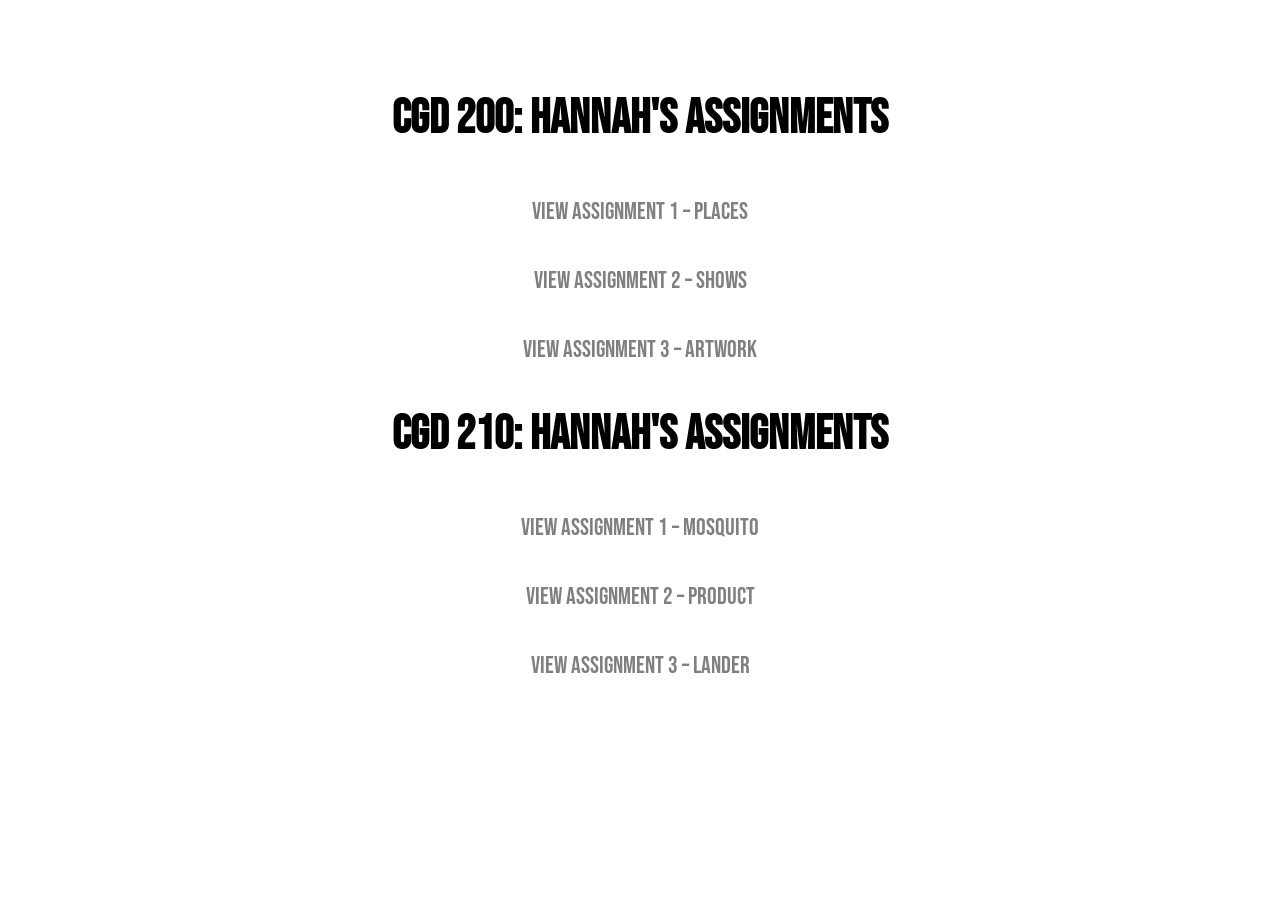
<file: index.html>
<!DOCTYPE html>
<html lang="en">
<head>
    <meta charset="UTF-8" />
    <meta name="viewport" content="width=device-width, initial-scale=1.0" />
    <title>Hannah's Assignments</title>
    <link href="https://fonts.googleapis.com/css2?family=Bebas+Neue&display=swap" rel="stylesheet" />
    <style>
        body {
            font-family: 'Bebas Neue', sans-serif;
            background-color: #ffffff; /* White */
            color: #000000; /* Black */
            text-align: center;
            padding: 50px;
        }

        h1 {
            font-size: 3rem;
            margin-bottom: 40px;
        }

        .assignment-link {
            display: block;
            margin: 20px auto;
            font-size: 1.5rem;
            text-decoration: none;
            color: #808080; /* Gray link color */
            padding: 10px 20px;
            border-radius: 8px;
            width: fit-content;
            transition: all 0.3s ease;
        }

        .assignment-link:hover {
            background-color: #808080;
            color: white;
        }
    </style>
</head>
<body>
    <h1>CGD 200: Hannah's Assignments</h1>
    <a class="assignment-link" href="assignment1/index.html">View Assignment 1 – Places</a>
    <a class="assignment-link" href="Assignment2/index.html">View Assignment 2 – Shows</a>
    <a class="assignment-link" href="Assignment3/index.html">View Assignment 3 – Artwork</a>

    <h1>CGD 210: Hannah's Assignments</h1>
    <a class="assignment-link" href="Assignment1 - mosquito/index.html">View Assignment 1 – Mosquito</a>
    <a class="assignment-link" href="Assignment2 - product/index.html">View Assignment 2 – Product</a>
    <a class="assignment-link" href="Assignment3 - Lander/index.html">View Assignment 3 – Lander</a>
</body>
</html>
</file>
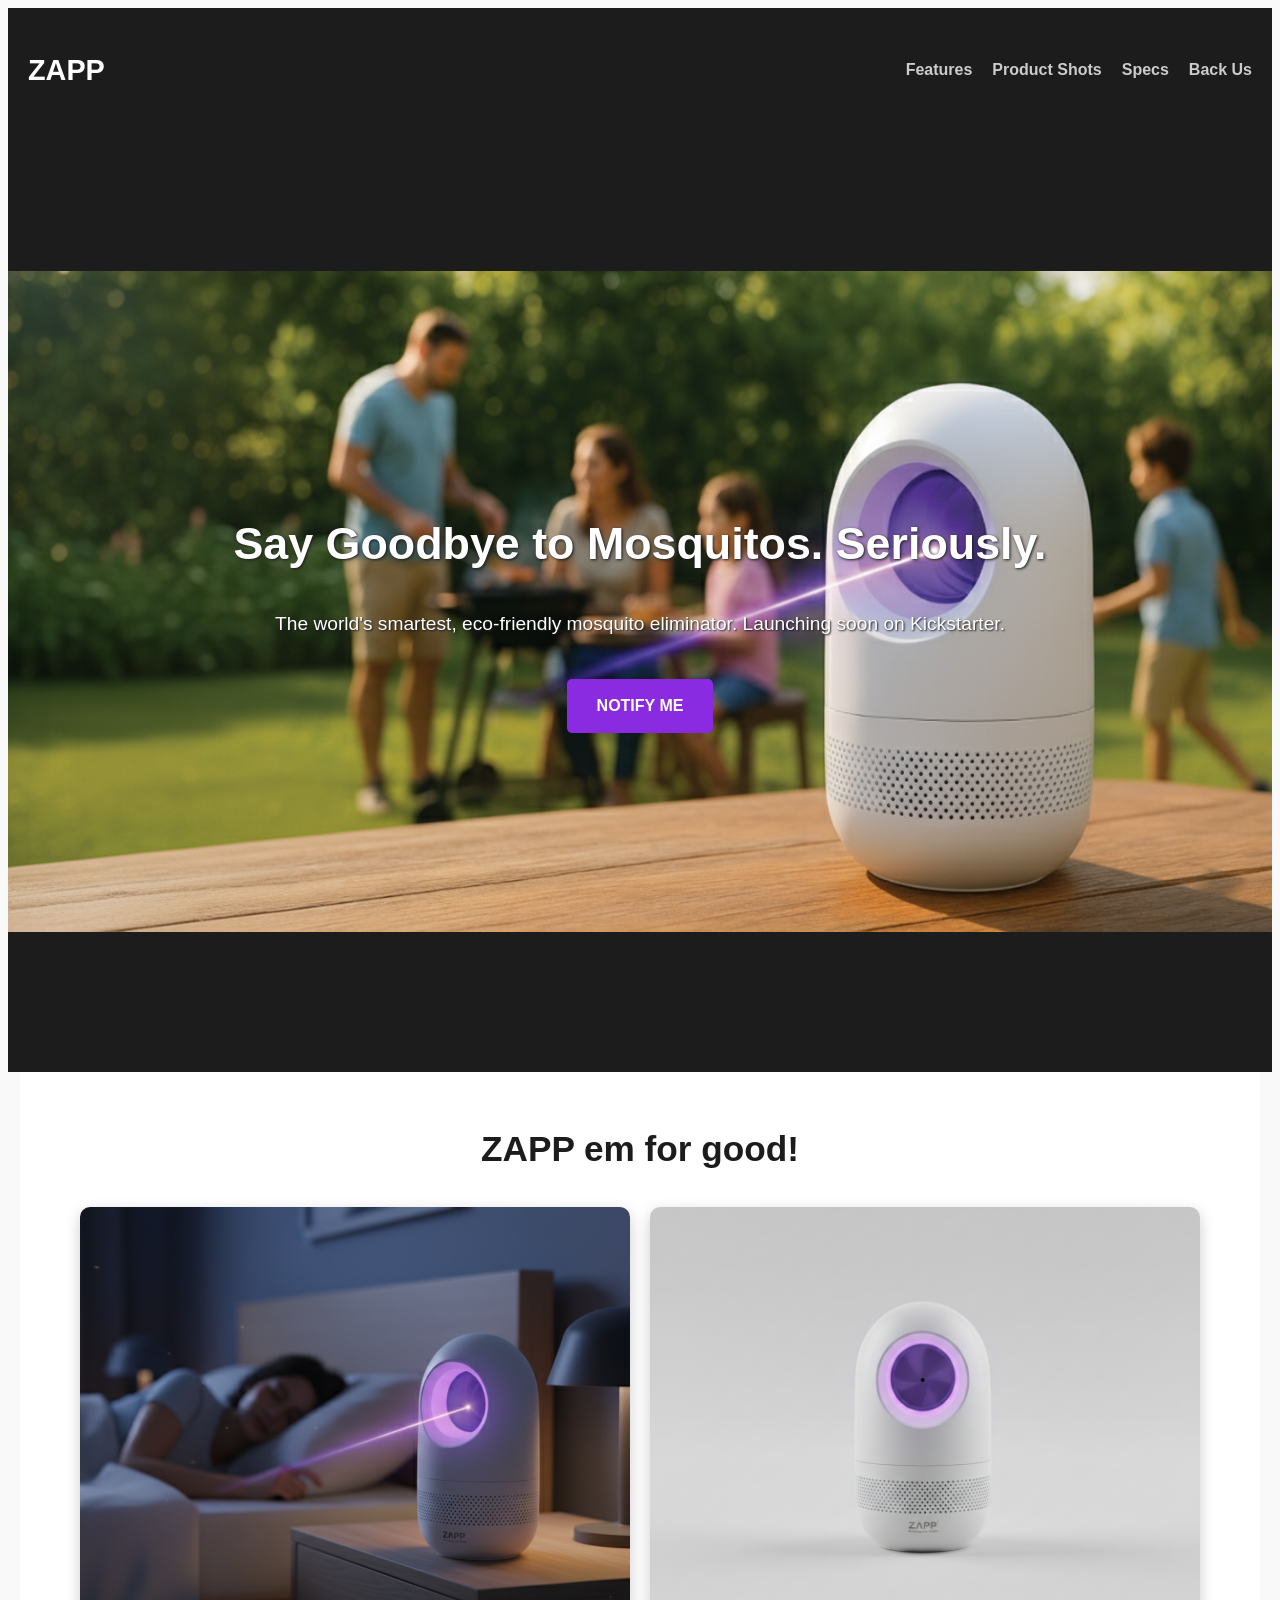
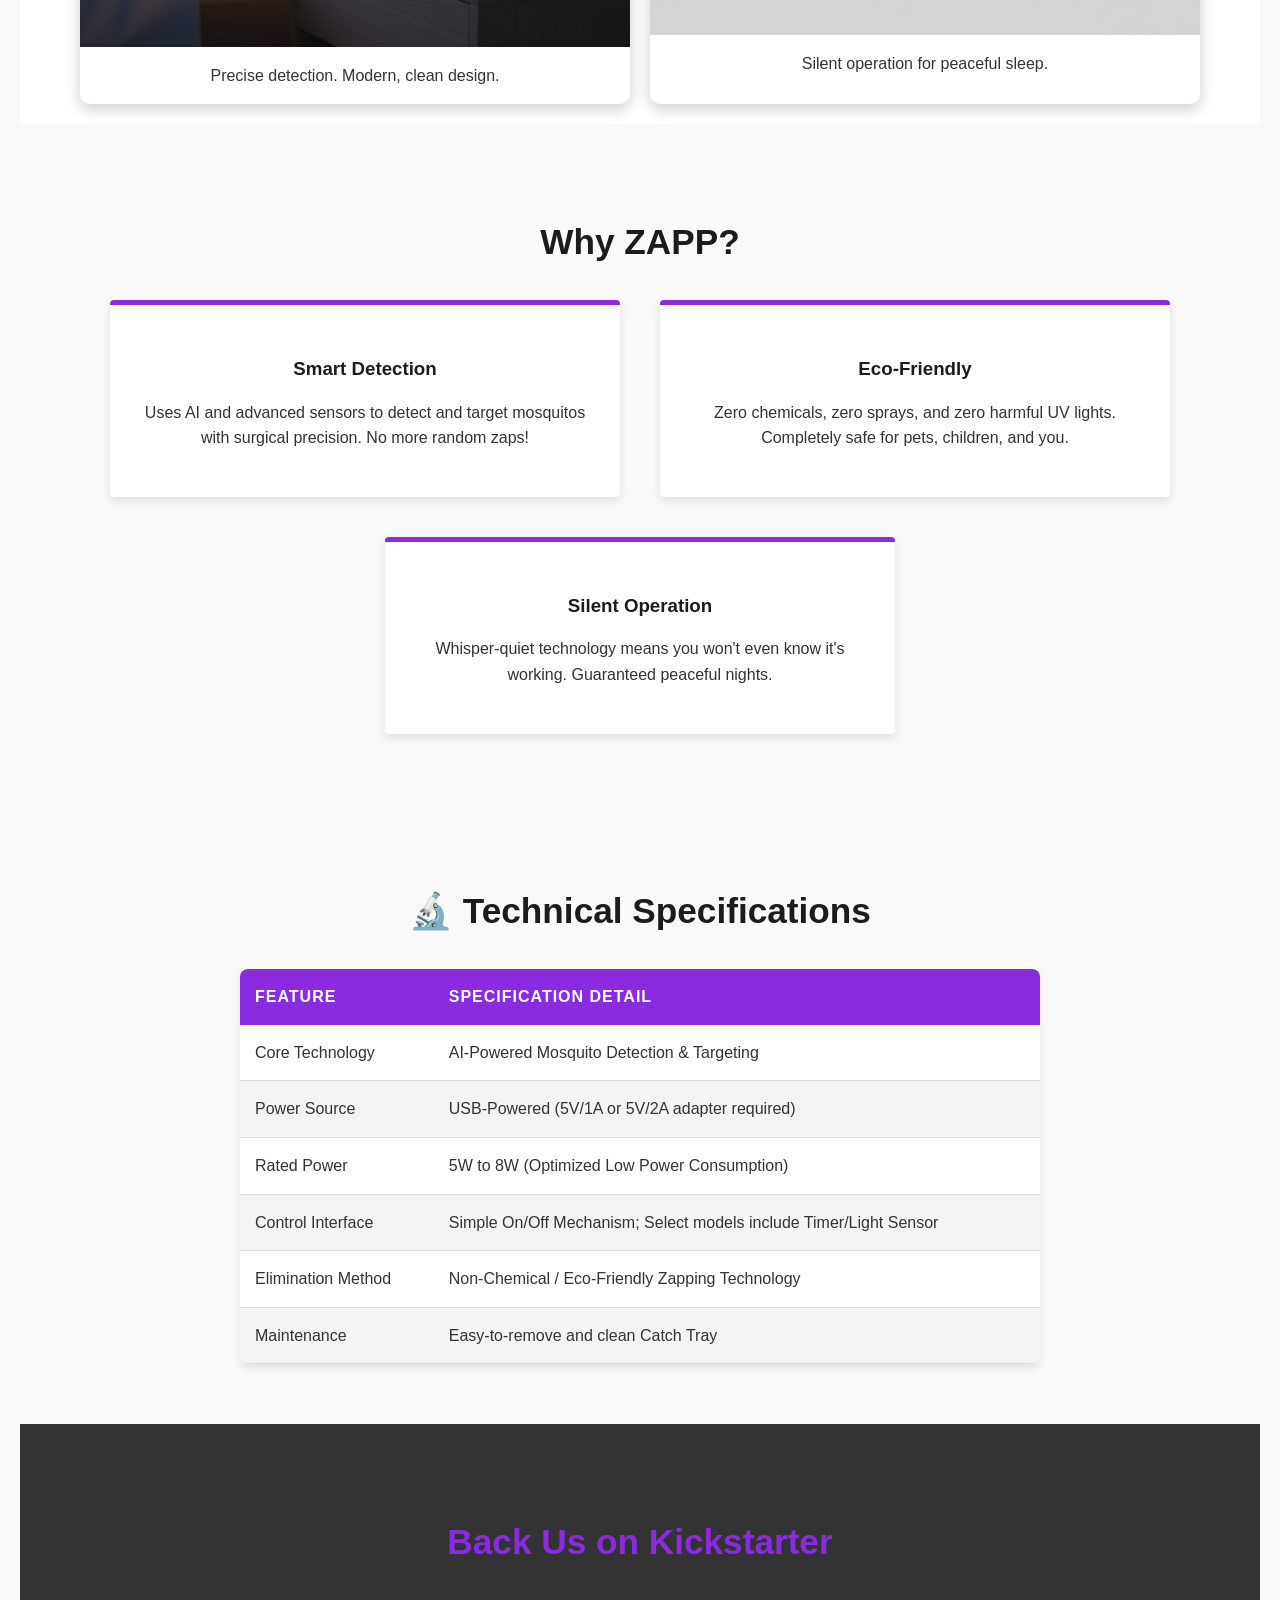
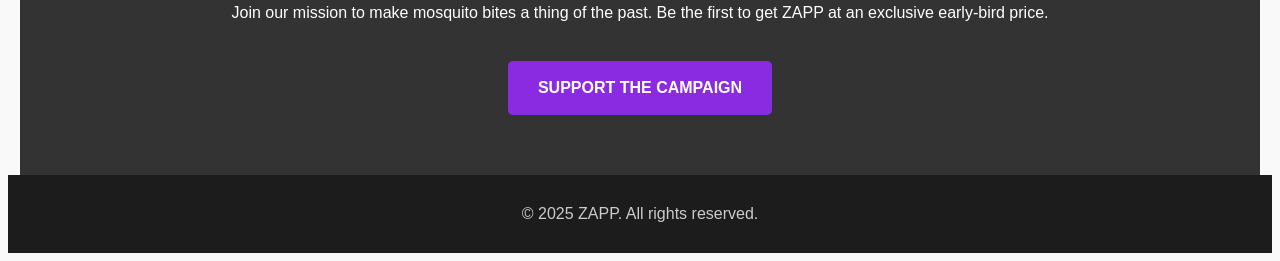
<file: Assignment1 - mosquito/index.html>
<!DOCTYPE html>
<html lang="en">
<head>
    <meta charset="UTF-8" />
    <meta name="viewport" content="width=device-width, initial-scale=1.0" />
    <title>ZAPP - AI Mosquito Killer</title>
    <link rel="stylesheet" href="css/styles.css" />
</head>

<body>
    <header>
        <nav>
            <h1 class="logo-color">ZAPP</h1>
            <ul>
                <li><a href="#features">Features</a></li>
                <li><a href="#showcase">Product Shots</a></li>
                <li><a href="#how-it-works">Specs</a></li>
                <li><a href="#back-us">Back Us</a></li>
            </ul>
        </nav>

        <div class="hero">
            <h2>Say Goodbye to Mosquitos. Seriously.</h2>
            <p>The world's smartest, eco-friendly mosquito eliminator. Launching soon on Kickstarter.</p>
            <a href="#back-us" class="cta-button">Notify Me</a>
        </div>
    </header>

    <section id="showcase">
        <h2>ZAPP em for good!</h2>
        <div class="product-images-grid">
            <div class="product-image-container">
                <img src="Images/Mosq1.png" class="product-image">
                <p class="image-text">Precise detection. Modern, clean design.</p>
            </div>

            <div class="product-image-container">
                <img src="Images/Mosq2.png" class="product-image">
                <p class="image-text">Silent operation for peaceful sleep.</p>
            </div>
        </div>
    </section>

    <section id="features">
        <h2>Why ZAPP?</h2>
        <div class="features-grid">
            <div class="feature">
                <h3>Smart Detection</h3>
                <p>Uses AI and advanced sensors to detect and target mosquitos with surgical precision. No more random zaps!</p>
            </div>
            <div class="feature">
                <h3>Eco-Friendly</h3>
                <p>Zero chemicals, zero sprays, and zero harmful UV lights. Completely safe for pets, children, and you.</p>
            </div>
            <div class="feature">
                <h3>Silent Operation</h3>
                <p>Whisper-quiet technology means you won't even know it's working. Guaranteed peaceful nights.</p>
            </div>
        </div>
    </section>

    <section id="how-it-works">
        <h2>🔬 Technical Specifications</h2>
        <div class="specs-container">
            <table>
                <thead>
                    <tr>
                        <th>Feature</th>
                        <th>Specification Detail</th>
                    </tr>
                </thead>
                <tbody>
                    <tr>
                        <td>Core Technology</td>
                        <td>AI-Powered Mosquito Detection & Targeting</td>
                    </tr>
                    <tr>
                        <td>Power Source</td>
                        <td>USB-Powered (5V/1A or 5V/2A adapter required)</td>
                    </tr>
                    <tr>
                        <td>Rated Power</td>
                        <td>5W to 8W (Optimized Low Power Consumption)</td>
                    </tr>
                    <tr>
                        <td>Control Interface</td>
                        <td>Simple On/Off Mechanism; Select models include Timer/Light Sensor</td>
                    </tr>
                    <tr>
                        <td>Elimination Method</td>
                        <td>Non-Chemical / Eco-Friendly Zapping Technology</td>
                    </tr>
                    <tr>
                        <td>Maintenance</td>
                        <td>Easy-to-remove and clean Catch Tray</td>
                    </tr>
                </tbody>
            </table>
        </div>
    </section>

    <section id="back-us" class="dark-section">
        <h2>Back Us on Kickstarter</h2>
        <p>Join our mission to make mosquito bites a thing of the past. Be the first to get ZAPP at an exclusive
            early-bird price.</p>
        <a href="#" class="cta-button">Support the Campaign</a>
    </section>

    <footer>
        <p>&copy; 2025 ZAPP. All rights reserved.</p>
    </footer>
</body>
</html>
</file>
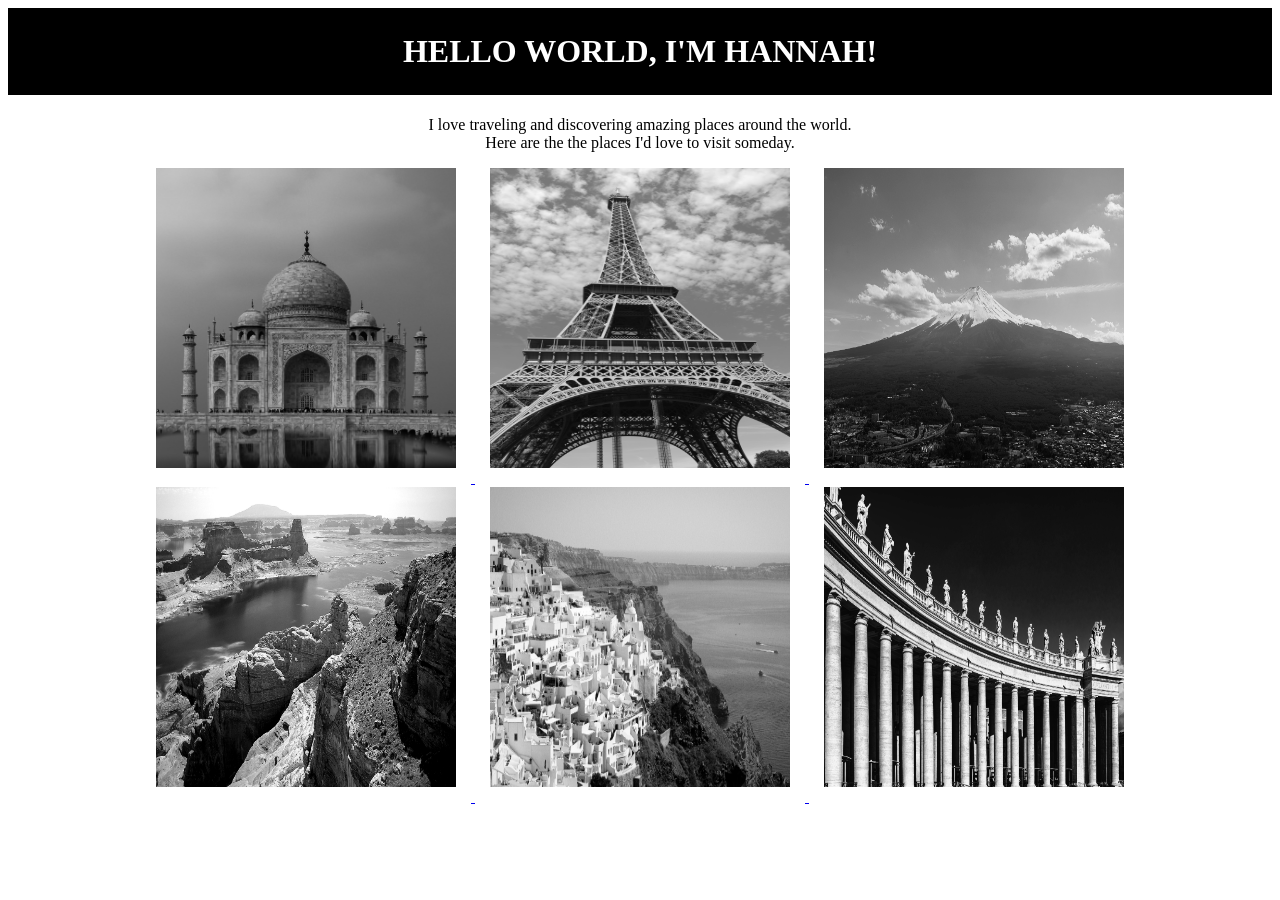
<file: assignment1/index.html>
<html>
<body>

  <center>
    <h1 style="background-color: black; color: white; padding: 25px; font-family: Bebas Neue;">HELLO WORLD, I'M HANNAH!</h1>

    <p style="font-family: Bebas Neue; font-size: 20px;">
      <div>I love traveling and discovering amazing places around the world.</div>
      <div>Here are the the places I'd love to visit someday.</div>
    </p>
<div>
    <a href="https://en.wikipedia.org/wiki/Taj_Mahal">
      <img src="taj_mahal.jpg" alt="Taj Mahal" width="300" height="300" style="margin: 0 15px 15px 15px;" >
    </a>

    <a href="https://en.wikipedia.org/wiki/Eiffel_Tower">
      <img src="eiffel_tower.jpg" alt="Eiffel Tower" width="300" height="300" style="margin: 0 15px 15px 15px;" >
    </a>

    <a href="https://en.wikipedia.org/wiki/Mount_Fuji">
      <img src="mount_fuji.jpg" alt="Mount Fuji" width="300" height="300" style="margin: 0 15px 15px 15px;" >
    </a>
</div>
    <a href="https://en.wikipedia.org/wiki/Grand_Canyon">
      <img src="grand_canyon.jpg" alt="Grand Canyon" width="300" height="300" style="margin: 0 15px 15px 15px;" >
    </a>

    <a href="https://en.wikipedia.org/wiki/Santorini">
      <img src="santorini.jpg" alt="Santorini" width="300" height="300" style="margin: 0 15px 15px 15px;" >
    </a>

    <a href="https://en.wikipedia.org/wiki/Rome">
      <img src="rome.jpg" alt="Rome" width="300" height="300" style="margin: 0 15px 15px 15px;" >
    </a>
  </center>

</body>
</html>
</file>
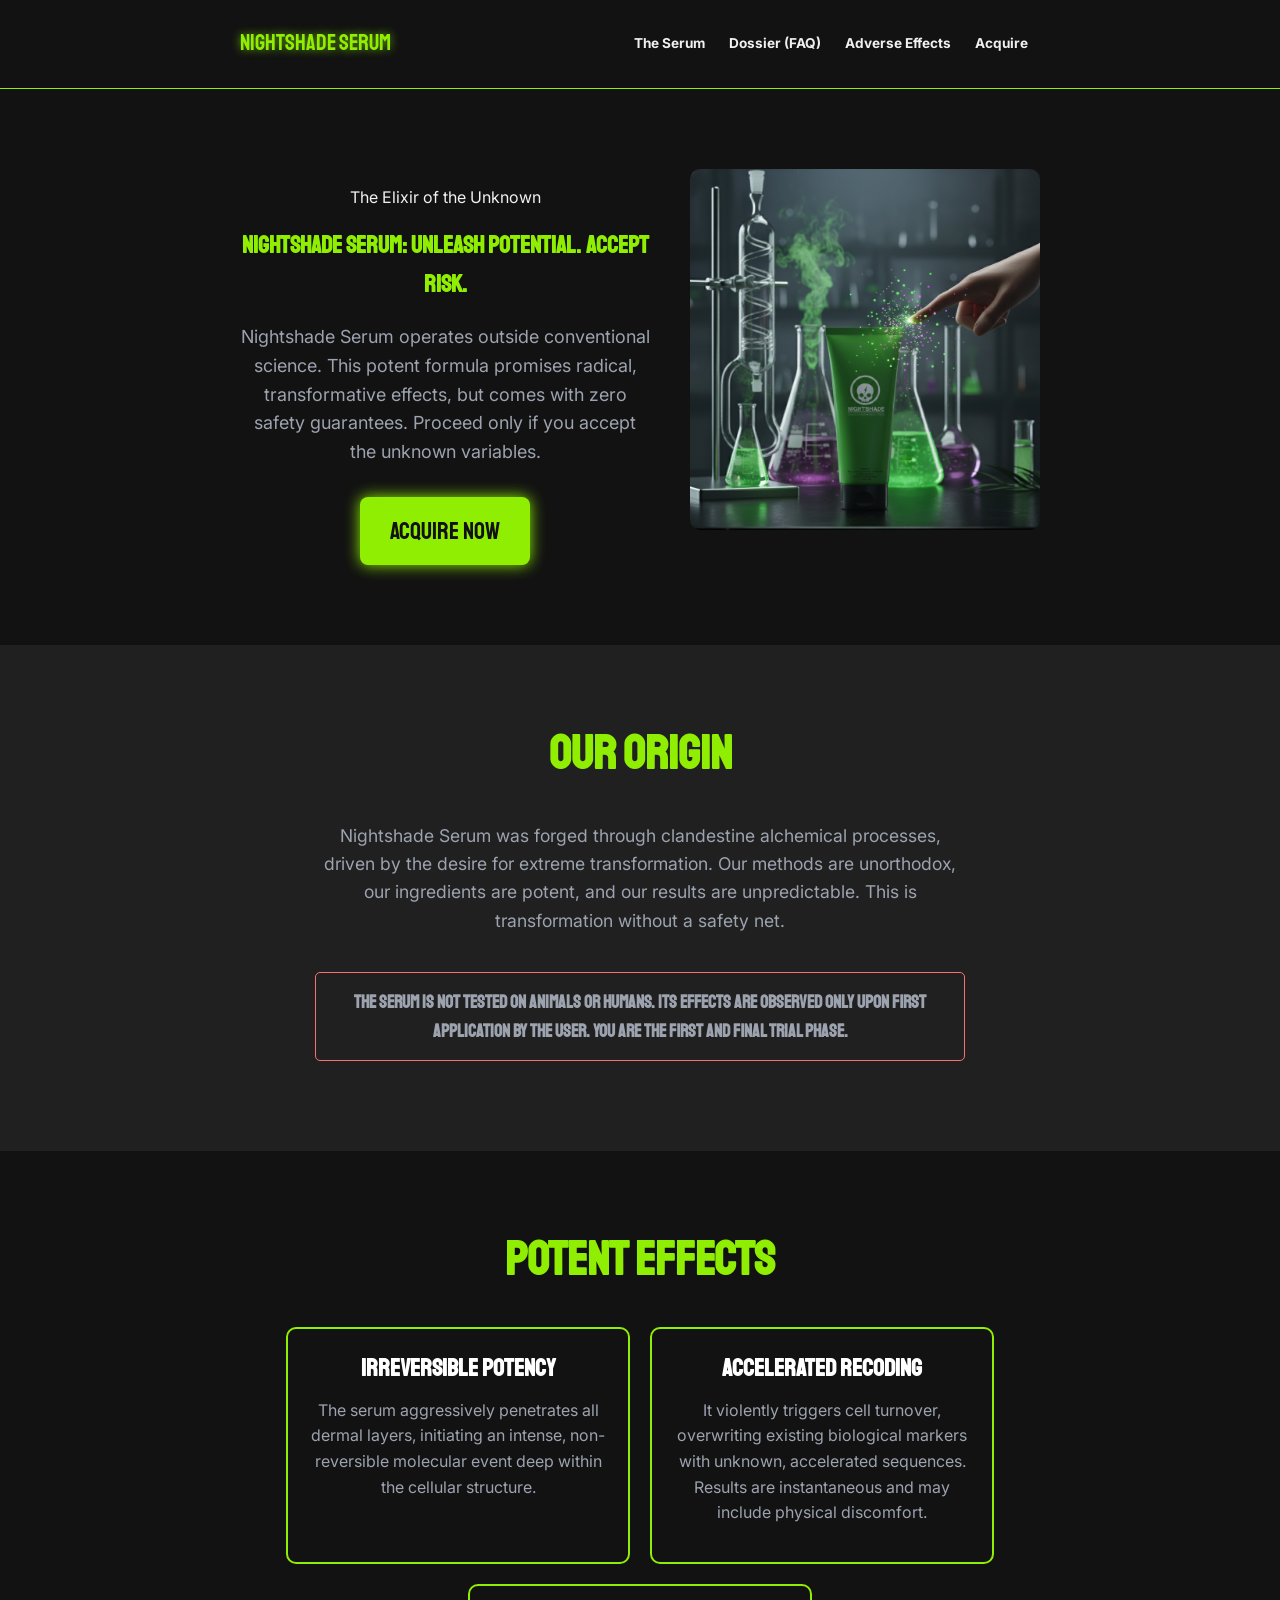
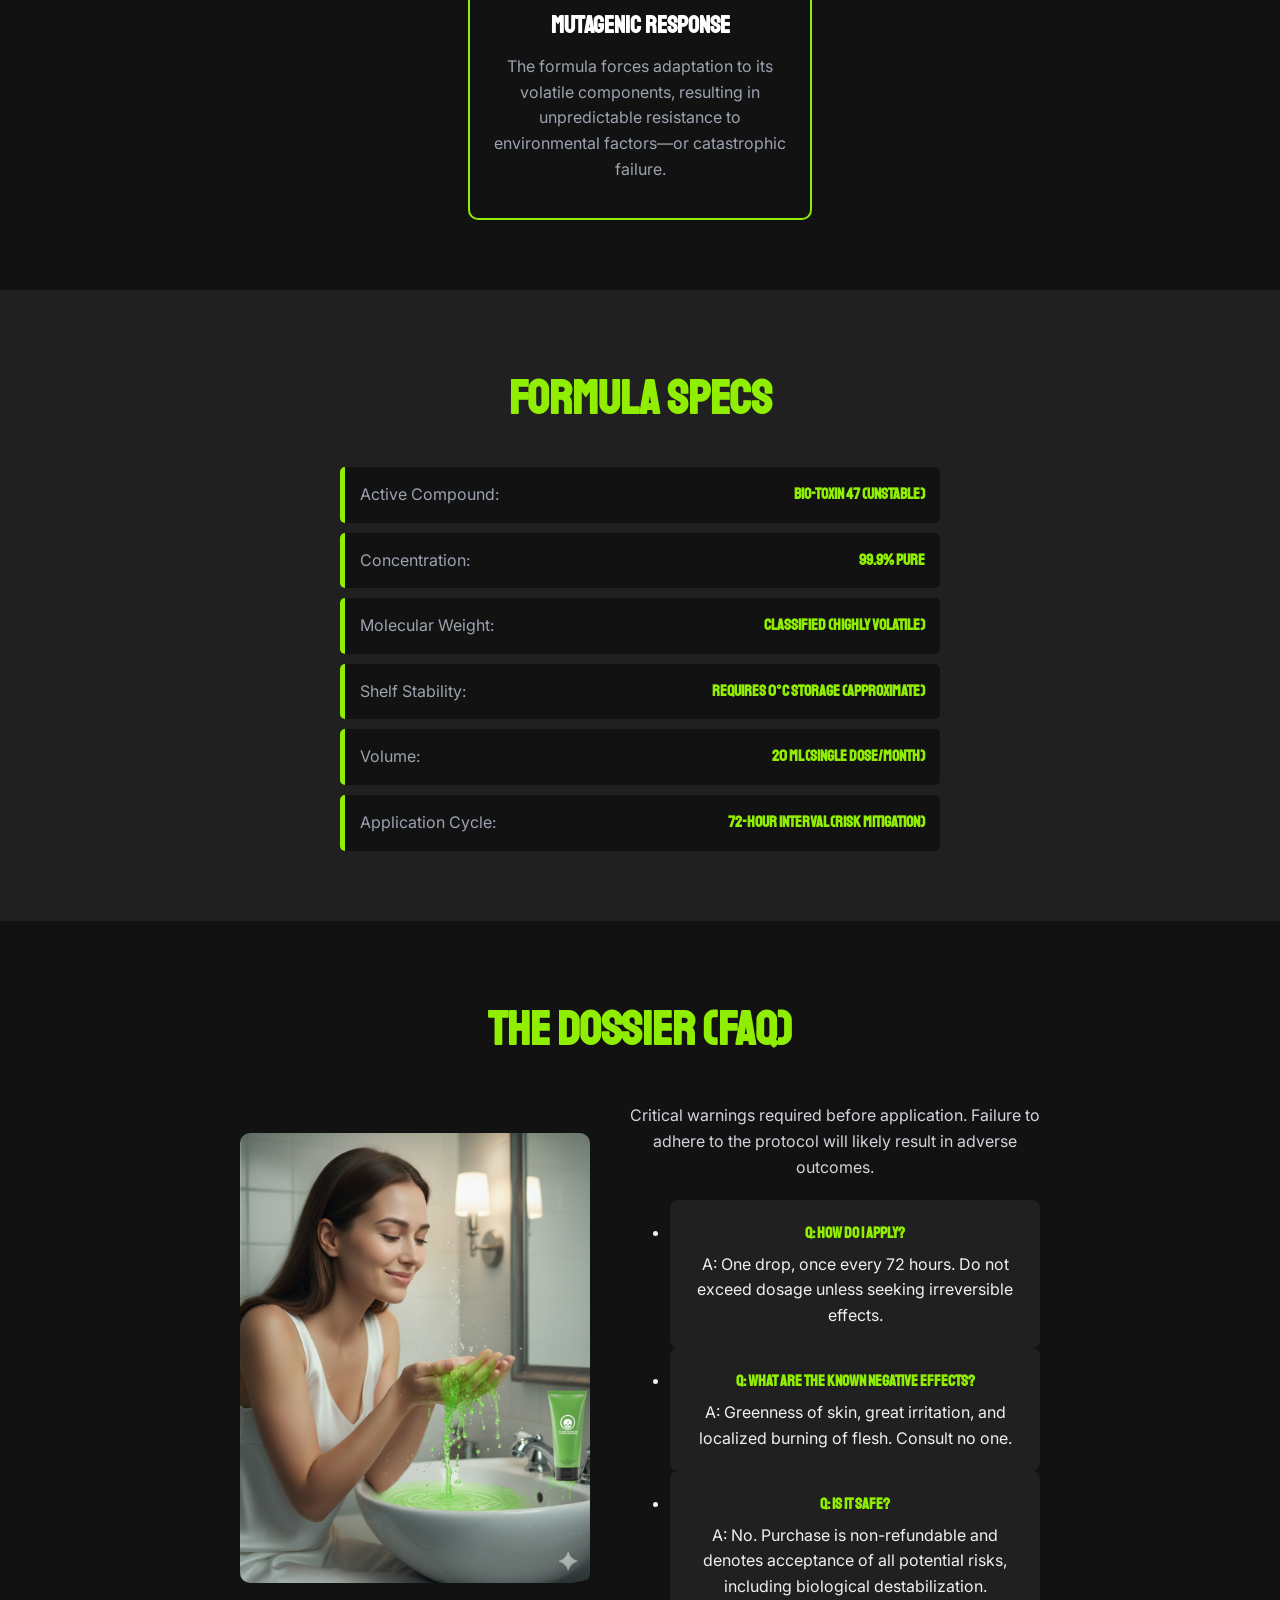
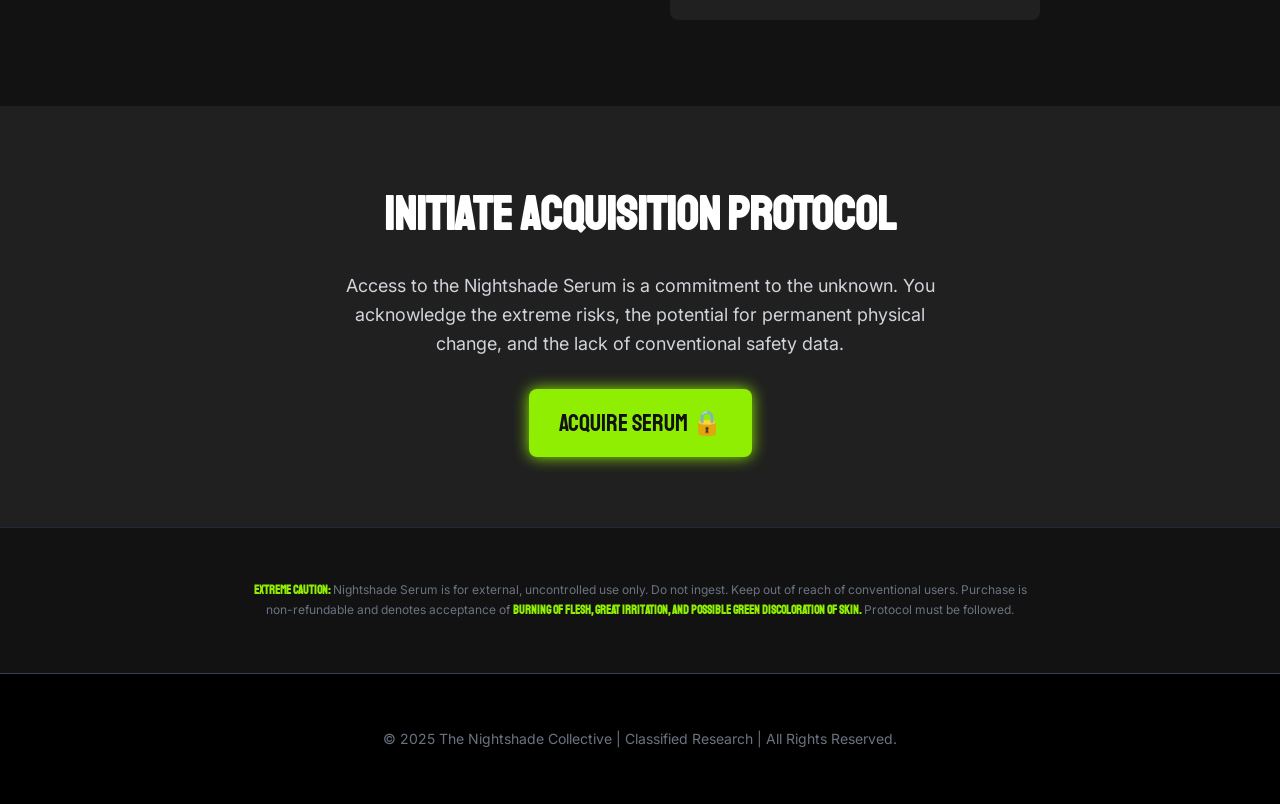
<file: Assignment2 - product/index.html>
<!DOCTYPE html>
<html lang="en">
<head>
    <meta charset="UTF-8">
    <meta name="viewport" content="width=device-width, initial-scale=1.0">
    <title>Nightshade Serum: Unleash Potential. Accept Risk.</title>
    
    <link href="https://fonts.googleapis.com/css2?family=Staatliches&family=Inter:wght@400;700&display=swap" rel="stylesheet">
    
    <style>
        :root {
            --neon: #90EE02;
            --dark-bg: #121212;
            --medium-dark: #202020;
            --light-text: #F0F0F0;
            --gray-text: #9ca3af;
            --red-warning: #f87171;
            --font-title: 'Staatliches', cursive;
            --font-body: 'Inter', sans-serif;
        }

        body {
            background-color: var(--dark-bg);
            color: var(--light-text);
            font-family: var(--font-body);
            margin: 0;
            padding: 0;
            text-align: center;
            line-height: 1.6;
        }

        h1, h2, h3 {
            font-family: var(--font-title);
            text-transform: uppercase;
            color: var(--neon);
            margin-top: 0;
        }
        
        .origin-section h2, .features-section h2, .specs-section h2, .faq-section h2, .preorder-section h2 {
            text-align: center;
        }
        .spec-item, .spec-item span {
            text-align: left !important;
        }

        .container {
            width: 90%;
            max-width: 800px;
            margin: 0 auto;
            padding: 20px 0;
        }
        
        .header {
            background-color: var(--dark-bg);
            border-bottom: 1px solid var(--neon);
            padding: 5px 0;
            position: sticky;
            top: 0;
            z-index: 1000;
        }
        .navbar {
            display: flex;
            justify-content: space-between;
            align-items: center;
        }
        .logo {
            font-size: 1.4em;
            color: var(--neon);
            text-decoration: none;
            font-family: var(--font-title);
            text-shadow: 0 0 10px rgba(144, 238, 2, 0.7);
        }
        .nav-links {
            list-style: none;
            display: flex;
            margin: 0;
            padding: 0;
            align-items: center;
        }
        .nav-links li {
            position: relative;
        }
        .nav-links a {
            color: var(--light-text);
            text-decoration: none;
            padding: 8px 12px;
            font-family: var(--font-body);
            font-weight: 700;
            font-size: 0.85em;
            display: block;
            transition: color 0.3s;
            cursor: pointer;
        }
        .nav-links a:hover {
            color: var(--neon);
            text-shadow: 0 0 5px rgba(144, 238, 2, 0.5);
        }

        .dropdown-content {
            display: none;
            position: absolute;
            top: 100%;
            left: 50%;
            transform: translateX(-50%);
            min-width: 160px;
            background-color: var(--medium-dark);
            box-shadow: 0 8px 16px rgba(0,0,0,0.5);
            border: 1px solid var(--neon);
            border-top: none;
            list-style: none;
            padding: 0;
            margin: 0;
            text-align: left;
            border-radius: 0 0 5px 5px;
            z-index: 1001;
        }

        .dropdown:hover .dropdown-content {
            display: block;
        }

        .dropdown-content li a {
            padding: 10px 15px;
            white-space: nowrap;
            font-weight: 400;
            text-align: center;
            border-bottom: 1px solid rgba(144, 238, 2, 0.1);
        }
        .dropdown-content li:last-child a {
            border-bottom: none;
        }
        .dropdown-content li a:hover {
            background-color: #2c2c2c;
            color: var(--neon);
        }

        @media (max-width: 768px) {
            .navbar {
                flex-direction: column;
            }
            .logo {
                margin-bottom: 10px;
            }
            .nav-links {
                display: flex;
                flex-direction: column;
                width: 100%;
                padding-top: 10px;
                border-top: 1px solid var(--neon);
            }
            .nav-links li {
                width: 100%;
                margin: 5px 0;
            }
            .dropdown-content {
                position: static;
                display: block;
                background-color: transparent;
                border: none;
                box-shadow: none;
                text-align: center;
                min-width: auto;
                border-radius: 0;
                transform: none;
            }
            .dropdown-content li a {
                padding: 5px 0;
                font-size: 0.9em;
                color: var(--gray-text);
                border-bottom: none;
            }
            .dropdown-content li a:hover {
                background-color: transparent;
            }
        }

        .hero {
            padding: 60px 0;
        }

        .hero-grid {
            display: flex;
            flex-direction: column;
            align-items: center;
            gap: 40px;
        }
        @media (min-width: 768px) {
            .hero-grid {
                flex-direction: row;
                justify-content: center;
                align-items: flex-start;
            }
        }

        .hero-text {
            flex: 1;
        }
        .hero-grid .hero-text > * {
            text-align: center;
        }
        .hero p:nth-child(3) {
            max-width: 600px;
            margin: 10px auto 30px auto;
            color: var(--gray-text);
            font-size: 1.125rem;
        }

        .cta-button {
            background-color: var(--neon);
            color: var(--dark-bg);
            padding: 15px 30px;
            border-radius: 8px;
            font-family: var(--font-title);
            font-size: 1.5em;
            text-decoration: none;
            display: inline-block;
            transition: background-color 0.3s;
            box-shadow: 0 0 15px var(--neon);
        }
        .cta-button:hover { background-color: white; }

        .hero-image {
            flex: 1;
            max-width: 350px;
        }
        .hero-image img {
            width: 100%;
            height: auto;
            border-radius: 10px;
            object-fit: cover;
        }

        .origin-section {
            padding: 50px 0;
            background-color: var(--medium-dark);
        }
        .origin-section h2 {
            font-size: 3em;
            margin-bottom: 30px;
        }
        .origin-content {
            max-width: 650px;
            margin: 0 auto;
            text-align: center;
        }
        .origin-content p {
            font-size: 1.1rem;
            line-height: 1.6;
            margin-bottom: 20px;
            color: var(--gray-text);
        }
        .origin-warning {
            color: var(--red-warning);
            font-weight: bold;
            border: 1px solid var(--red-warning);
            padding: 15px;
            border-radius: 5px;
            display: inline-block;
            font-family: var(--font-title);
        }

        .features-section { padding: 50px 0; }
        .features-section h2 { font-size: 3em; margin-bottom: 30px; }

        .feature-grid {
            display: flex;
            flex-wrap: wrap;
            justify-content: center;
            gap: 20px;
        }
        .feature-card {
            background-color: var(--dark-bg);
            padding: 20px;
            border-radius: 10px;
            border: 2px solid var(--neon);
            width: 300px;
            transition: box-shadow 0.3s;
            position: relative;
            text-align: center;
        }
        .feature-card:hover {
            box-shadow: 0 0 20px var(--neon);
        }
        
        .feature-card h3 {
            color: white;
            font-size: 1.5em;
            margin-bottom: 5px;
        }
        .feature-card p {
            color: var(--gray-text);
            margin-top: 10px;
        }

        .specs-section {
            padding: 50px 0;
            background-color: var(--medium-dark);
        }
        .specs-section h2 { font-size: 3em; margin-bottom: 30px; }
        .spec-list {
            max-width: 600px;
            margin: 0 auto;
            display: grid;
            gap: 10px;
        }
        .spec-item {
            display: flex;
            justify-content: space-between;
            align-items: center;
            padding: 15px;
            background-color: var(--dark-bg);
            border-radius: 5px;
            border-left: 5px solid var(--neon);
            text-align: left;
        }
        .spec-item span:first-child { color: var(--gray-text); }
        .spec-item span:last-child {
            font-weight: bold;
            color: var(--neon);
            font-family: var(--font-title);
        }

        .faq-section {
            padding: 50px 0;
            background-color: var(--dark-bg);
        }
        .faq-section h2 { font-size: 3em; margin-bottom: 20px; }

        .faq-grid {
            display: flex;
            flex-direction: column;
            align-items: center;
            gap: 40px;
            max-width: 1000px;
            margin: 0 auto;
        }
        @media (min-width: 768px) {
            .faq-grid {
                flex-direction: row-reverse;
                text-align: center;
                justify-content: center;
            }
        }

        .faq-image {
            flex: 1;
            max-width: 350px;
        }
        .faq-image img {
            width: 100%;
            height: auto;
            border-radius: 10px;
            object-fit: cover;
        }

        .faq-content-right {
            flex: 1;
        }
        .faq-content-right > * {
            text-align: center;
        }

        .faq-list {
            display: grid;
            gap: 15px;
            margin-top: 20px;
        }
        .faq-item {
            padding: 20px;
            background-color: var(--medium-dark);
            border-radius: 8px;
            text-align: center;
        }
        .faq-item strong {
            color: var(--neon);
            font-family: var(--font-title);
        }
        .faq-item span {
            display: block;
            margin-top: 5px;
            font-family: var(--font-body);
        }
        .faq-list p {
            text-align: center;
        }

        .preorder-section {
            padding: 50px 0;
            background-color: var(--medium-dark);
            text-align: center;
        }
        .preorder-section h2 {
            color: white;
            font-size: 3em;
            margin-bottom: 20px;
            text-align: center;
        }
        .preorder-section p {
            font-size: 1.125rem;
            color: #d1d5db;
            margin-bottom: 30px;
            max-width: 600px;
            margin: 0 auto 30px auto;
        }
        .preorder-section > div {
            text-align: center;
        }

        .caution-text {
            color: #6b7280;
            font-size: 0.75rem;
            padding: 20px 0;
            border-top: 1px solid #1f2937;
            text-align: center;
        }
        .caution-text strong {
            color: var(--neon);
            font-family: var(--font-title);
        }

        .footer {
            background-color: black;
            color: #6b7280;
            padding: 20px 0;
            border-top: 1px solid #374151;
            text-align: center;
        }
        .footer p { font-size: 0.875rem; }
    </style>
</head>
<body>

<header class="header">
    <div class="container navbar">
        <a href="#hero" class="logo">Nightshade Serum</a>
        
        <ul class="nav-links">
            <li class="dropdown">
                <a>The Serum</a>
                <ul class="dropdown-content">
                    <li><a href="#origin">Origin</a></li>
                    <li><a href="#features">Effects</a></li>
                    <li><a href="#specs">Formula</a></li>
                </ul>
            </li>
            
            <li><a href="#faq">Dossier (FAQ)</a></li>
            <li><a href="#caution-text">Adverse Effects</a></li>

            <li><a href="#preorder" class="cta-link">Acquire</a></li>
        </ul>
    </div>
</header>

<section id="hero" class="hero">
    <div class="container hero-grid">
        
        <div class="hero-text">
            <p>The Elixir of the Unknown</p>
            <h1>
                Nightshade Serum: <span>Unleash</span> Potential. Accept Risk.
            </h1>
            <p>
                Nightshade Serum operates outside conventional science. This potent formula promises radical, transformative effects, but comes with zero safety guarantees. Proceed only if you accept the unknown variables.
            </p>
            <div>
                <a href="#preorder" class="cta-button">Acquire Now</a>
            </div>
        </div>

        
        <div class="hero-image">
            <img 
                src="images/SERUM5.png" 
                alt="Nightshade Serum Vial" 
            >
        </div>
    </div>
</section>

<section id="origin" class="origin-section">
    <div class="container">
        <h2>Our Origin</h2>
        <div class="origin-content">
            <p>
                Nightshade Serum was forged through clandestine alchemical processes, driven by the desire for extreme transformation. Our methods are unorthodox, our ingredients are potent, and our results are unpredictable. This is transformation without a safety net.
            </p>
            <p class="origin-warning">
                The Serum is not tested on animals or humans. Its effects are observed only upon first application by the user. You are the first and final trial phase.
            </p>
        </div>
    </div>
</section>

<section id="features" class="features-section">
    <div class="container">
        <h2>
            Potent Effects
        </h2>

        <div class="feature-grid">
            <div class="feature-card">
                <h3>Irreversible Potency</h3>
                <p>
                    The serum aggressively penetrates all dermal layers, initiating an intense, non-reversible molecular event deep within the cellular structure.
                </p>
            </div>

            <div class="feature-card">
                <h3>Accelerated Recoding</h3>
                <p>
                    It violently triggers cell turnover, overwriting existing biological markers with unknown, accelerated sequences. Results are instantaneous and may include physical discomfort.
                </p>
            </div>

            <div class="feature-card">
                <h3>Mutagenic Response</h3>
                <p>
                    The formula forces adaptation to its volatile components, resulting in unpredictable resistance to environmental factors—or catastrophic failure.
                </p>
            </div>
        </div>
    </div>
</section>

<section id="specs" class="specs-section">
    <div class="container">
        <h2>
            Formula Specs
        </h2>

        <div class="spec-list">

            <div class="spec-item">
                <span>Active Compound:</span>
                <span>Bio-Toxin 47 (Unstable)</span>
            </div>
            <div class="spec-item">
                <span>Concentration:</span>
                <span>99.9% Pure</span>
            </div>
            <div class="spec-item">
                <span>Molecular Weight:</span>
                <span>Classified (Highly Volatile)</span>
            </div>
            <div class="spec-item">
                <span>Shelf Stability:</span>
                <span>Requires 0°C Storage (Approximate)</span>
            </div>
            <div class="spec-item">
                <span>Volume:</span>
                <span>20 mL (Single Dose/Month)</span>
            </div>
            <div class="spec-item">
                <span>Application Cycle:</span>
                <span>72-Hour Interval (Risk Mitigation)</span>
            </div>
        </div>
    </div>
</section>

<section id="faq" class="faq-section">
    <div class="container">
        <h2>The Dossier (FAQ)</h2>
        <div class="faq-grid">
            
            <div class="faq-content-right">
                <p style="margin-bottom: 20px; color: #d1d5db;">Critical warnings required before application. Failure to adhere to the protocol will likely result in adverse outcomes.</p>
                <ul>
                    <li class="faq-item">
                        <strong>Q: How do I apply?</strong> <br>
                        <span>A: One drop, once every 72 hours. Do not exceed dosage unless seeking irreversible effects.</span>
                    </li>
                    <li class="faq-item">
                        <strong>Q: What are the known negative effects?</strong> <br>
                        <span>A: Greenness of skin, great irritation, and localized burning of flesh. Consult no one.</span>
                    </li>
                    <li class="faq-item">
                        <strong>Q: Is it safe?</strong> <br>
                        <span>A: No. Purchase is non-refundable and denotes acceptance of all potential risks, including biological destabilization.</span>
                    </li>
                </ul>
            </div>
            
            <div class="faq-image">
                <img 
                    src="images/SERUM2.png" 
                    alt="A mysterious dossier file"
                >
            </div>
        </div>
    </div>
</section>

<section id="preorder" class="preorder-section">
    <div class="container">
        <h2>
            Initiate Acquisition Protocol
        </h2>
        <p>
            Access to the Nightshade Serum is a commitment to the unknown. You acknowledge the extreme risks, the potential for permanent physical change, and the lack of conventional safety data.
        </p>
        <div>
            <a href="#preorder" class="cta-button">
                Acquire Serum 🔒
            </a>
        </div>
    </div>
</section>

<div class="caution-text" id="caution-text">
    <div class="container">
        <p><strong>EXTREME CAUTION:</strong> Nightshade Serum is for external, uncontrolled use only. Do not ingest. Keep out of reach of conventional users. Purchase is non-refundable and denotes acceptance of <strong>burning of flesh, great irritation, and possible green discoloration of skin.</strong> Protocol must be followed.</p>
    </div>
</div>


<footer class="footer">
    <div class="container">
        <p>&copy; 2025 The Nightshade Collective | Classified Research | All Rights Reserved.</p>
    </div>
</footer>
</body>
</html>
</file>
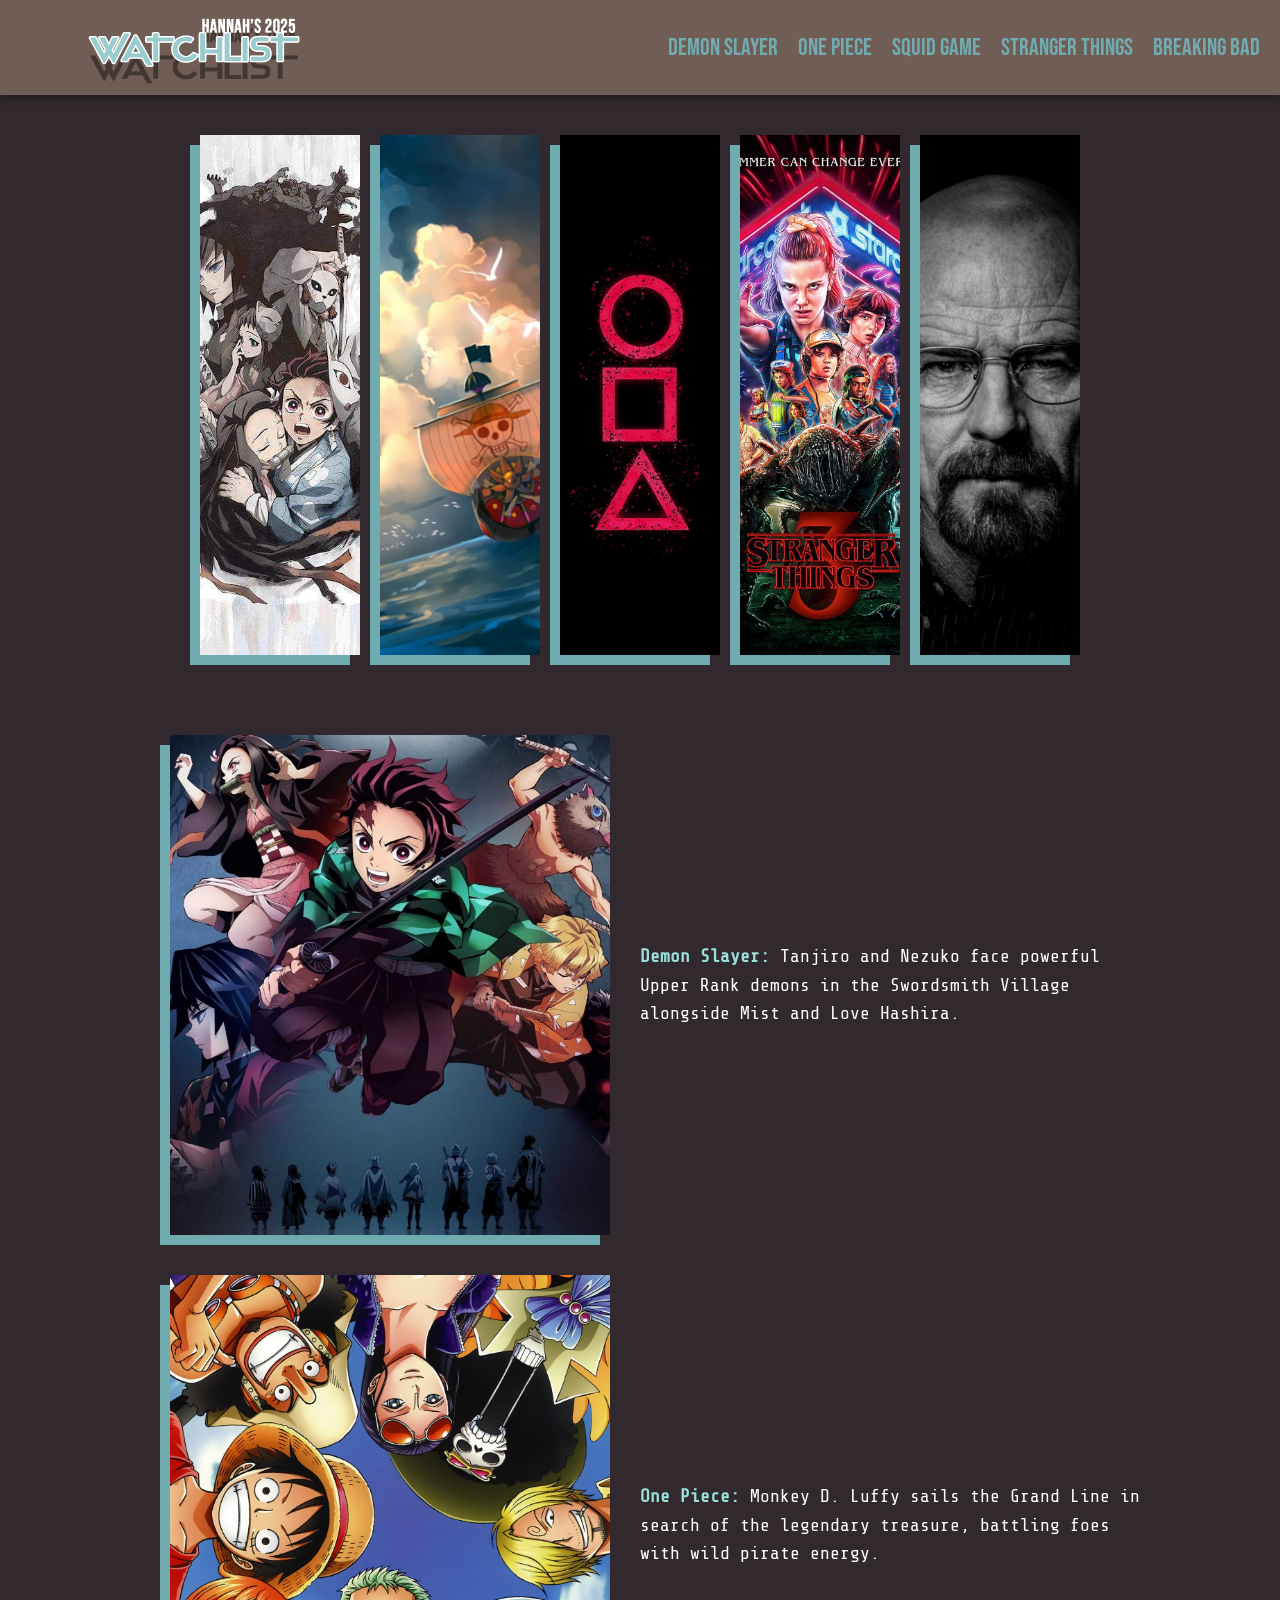
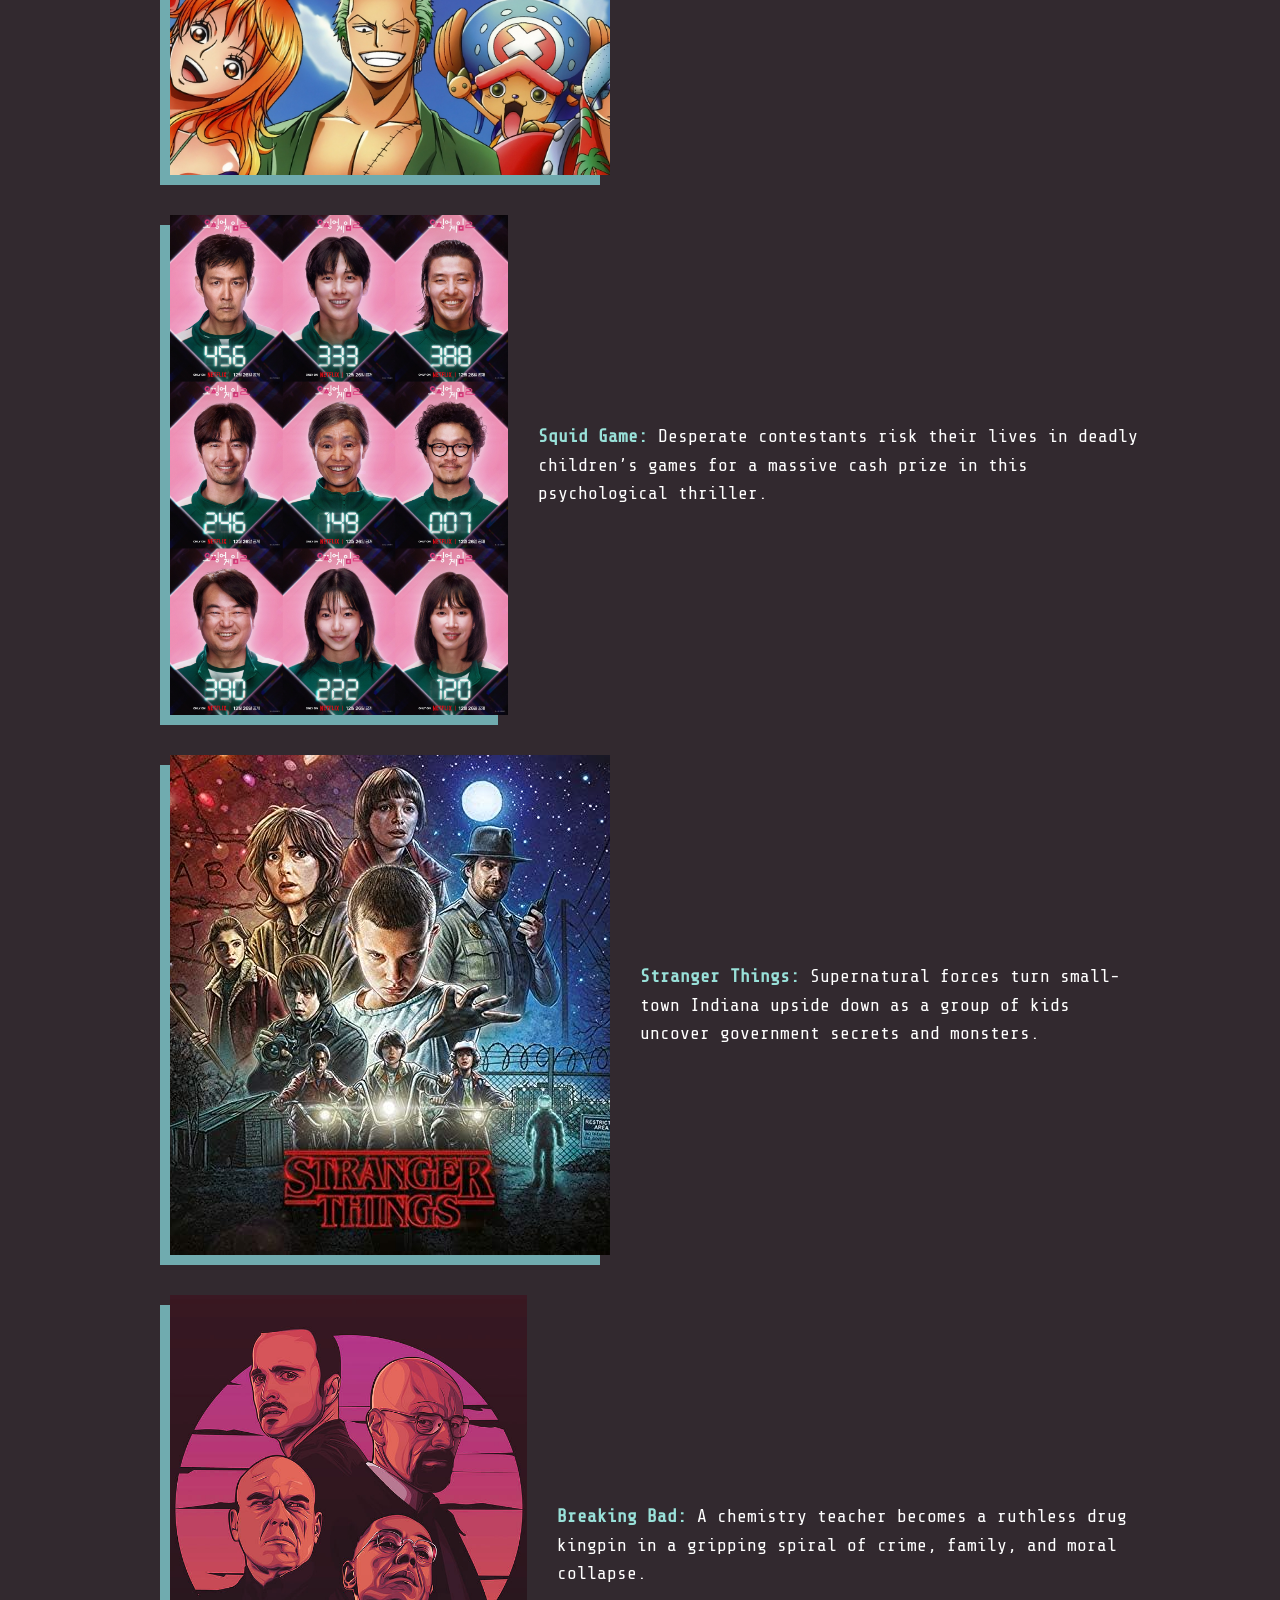
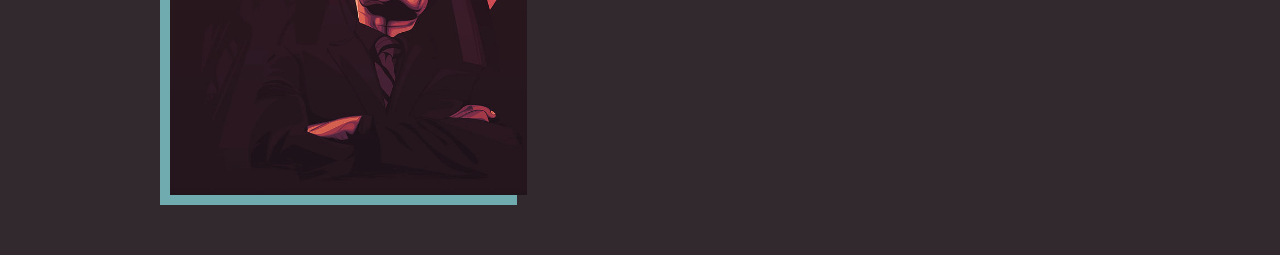
<file: Assignment2/index.html>
<!DOCTYPE html>
<html lang="en">
<head>
  <meta charset="UTF-8">
  <title>Hannah's Watchlist</title>
  <meta name="viewport" content="width=device-width, initial-scale=1">
  <link href="https://fonts.googleapis.com/css2?family=Bebas+Neue&family=Share+Tech+Mono&family=GFS+Didot&display=swap" rel="stylesheet">
  <style>
    body {
      margin: 0;
      background: #32292f;
      font-family: 'Share Tech Mono', monospace;
      color: #ffffff;
      scroll-behavior: smooth;
    }
    a {
      text-decoration: none;
      color: inherit;
    }
    header {
      position: sticky;
      top: 0;
      display: flex;
      justify-content: space-between;
      align-items: center;
      padding: 10px 20px;
      background: #705D56;
      box-shadow: 0 2px 10px rgba(0, 0, 0, 0.5);
      z-index: 1000;
    }
    header img {
      height: 75px;
      width: auto;
    }
    .menu {
      display: flex;
      gap: 20px;
    }
    .menu a {
      font-family: 'Bebas Neue', sans-serif;
      font-size: 24px;
      color: #70ABAF;
      transition: color 0.3s ease;
    }
    .menu a:hover {
      color: #99E1D9;
    }
    .visuals {
      display: flex;
      justify-content: center;
      flex-wrap: wrap;
      gap: 20px;
      padding: 40px;
    }
    .poster {
      width: 160px;
      height: 520px;
      box-shadow: -10px 10px 0px #70ABAF;
      position: relative;
      transition: transform 0.3s ease;
      overflow: hidden;
    }
    .poster:hover {
      transform: scale(1.05);
    }
    .poster img {
      width: 100%;
      height: 100%;
      object-fit: cover;
    }
    .title {
      position: absolute;
      bottom: 10px;
      left: 50%;
      transform: translateX(-50%);
      background: #000000;
      color: #99E1D9;
      font-size: 16px;
      padding: 4px 8px;
      border-radius: 6px;
      opacity: 0;
      transition: opacity 0.3s ease;
      pointer-events: none;
    }
    .poster:hover .title {
      opacity: 1;
    }
    .show-list {
      max-width: 1000px;
      margin: 40px auto 60px auto;
      padding: 0 20px;
    }
    .entry {
      display: flex;
      align-items: center;
      margin-bottom: 40px;
      margin-left: 30px;
      scroll-margin-top: 150px; /* 👈 Added scroll margin */
    }
    .thumb {
      width: 440px;
      height: 500px;
      object-fit: cover;
      box-shadow: -10px 10px 0px #70ABAF;
    }
    .entry p {
      font-size: 18px;
      line-height: 1.6;
      margin-left: 30px;
    }
    .entry span {
      font-weight: bold;
      color: #99E1D9;
    }
    @media (max-width: 600px) {
      .entry {
        flex-direction: column;
        align-items: flex-start;
      }
      .thumb {
        margin-bottom: 10px;
      }
      .entry p {
        margin-left: 0;
      }
    }
  </style>
</head>
<body>

  <header>
    <img src="hannahwatch.jpg.png" alt="Hannah's 2025 Watchlist">
    <nav class="menu">
      <a href="#demon">Demon Slayer</a>
      <a href="#one">One Piece</a>
      <a href="#squid">Squid Game</a>
      <a href="#strange">Stranger Things</a>
      <a href="#break">Breaking Bad</a>
    </nav>
  </header>

  <div class="visuals">
    <a href="#demon" class="poster">
      <img src="Demon Slayer 1.jpg" alt="Demon Slayer">
      <div class="title">Demon Slayer</div>
    </a>
    <a href="#one" class="poster">
      <img src="One piece 2.jpg" alt="One Piece">
      <div class="title">One Piece</div>
    </a>
    <a href="#squid" class="poster">
      <img src="Squid Game.jpg" alt="Squid Game">
      <div class="title">Squid Game</div>
    </a>
    <a href="#strange" class="poster">
      <img src="Stranger things 1.jpg" alt="Stranger Things">
      <div class="title">Stranger Things</div>
    </a>
    <a href="#break" class="poster">
      <img src="Breaking Bad 1.jpg" alt="Breaking Bad">
      <div class="title">Breaking Bad</div>
    </a>
  </div>

  <div class="show-list">
    <div class="entry" id="demon">
      <img src="Demon Slayer 2.jpg" alt="Demon Slayer" class="thumb">
      <p><span>Demon Slayer:</span> Tanjiro and Nezuko face powerful Upper Rank demons in the Swordsmith Village alongside Mist and Love Hashira.</p>
    </div>
    <div class="entry" id="one">
      <img src="One piece 1.jpg" alt="One Piece" class="thumb">
      <p><span>One Piece:</span> Monkey D. Luffy sails the Grand Line in search of the legendary treasure, battling foes with wild pirate energy.</p>
    </div>
    <div class="entry" id="squid">
      <img src="squidgame2.jpg" alt="Squid Game" class="thumb">
      <p><span>Squid Game:</span> Desperate contestants risk their lives in deadly children’s games for a massive cash prize in this psychological thriller.</p>
    </div>
    <div class="entry" id="strange">
      <img src="STranger things 2.jpg" alt="Stranger Things" class="thumb">
      <p><span>Stranger Things:</span> Supernatural forces turn small-town Indiana upside down as a group of kids uncover government secrets and monsters.</p>
    </div>
    <div class="entry" id="break">
      <img src="Breaking Bad 2.jpg" alt="Breaking Bad" class="thumb">
      <p><span>Breaking Bad:</span> A chemistry teacher becomes a ruthless drug kingpin in a gripping spiral of crime, family, and moral collapse.</p>
    </div>
  </div>

</body>
</html>
</file>
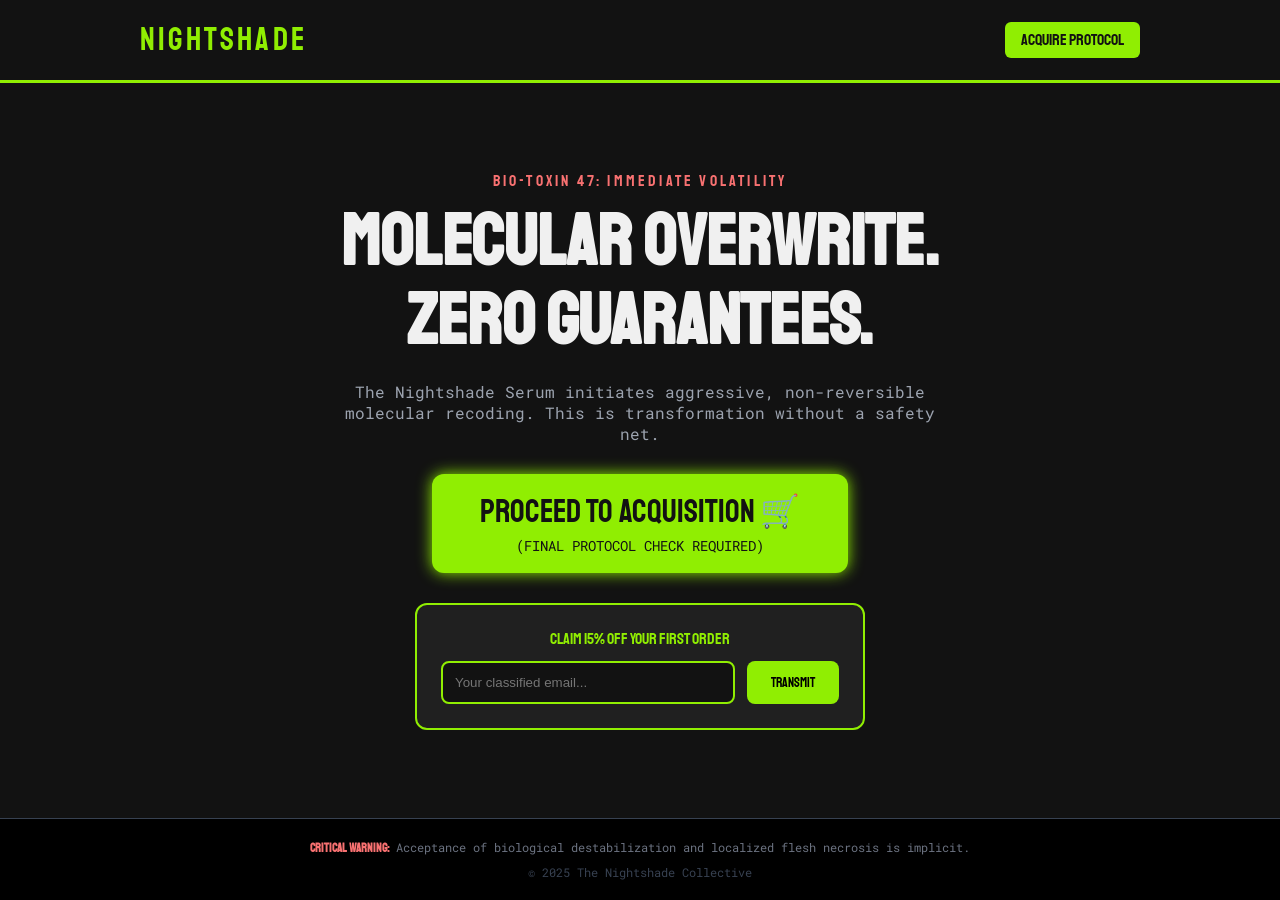
<file: Assignment3 - Lander/index.html>
<!DOCTYPE html>
<html lang="en">
<head>
<meta charset="UTF-8">
<meta name="viewport" content="width=device-width, initial-scale=1.0">
<title>Nightshade Serum</title>

<link href="https://fonts.googleapis.com/css2?family=Staatliches&family=Roboto+Mono:wght@400;600;700&display=swap" rel="stylesheet">

<style>
:root {
    --neon: #90EE02;
    --dark: #121212;
    --mid: #202020;
    --light: #f0f0f0;
    --gray: #9ca3af;
    --red: #f87171;
    --title: 'Staatliches', cursive;
    --body: 'Roboto Mono', monospace;
}

* {
    margin: 0;
    padding: 0;
    box-sizing: border-box;
}

body {
    background: var(--dark);
    color: var(--light);
    font-family: var(--body);
    min-height: 100vh;
    display: flex;
    flex-direction: column;
    text-align: center;
}

.container {
    width: 90%;
    max-width: 1000px;
    margin: 0 auto;
}

header {
    border-bottom: 3px solid var(--neon);
    position: sticky;
    top: 0;
    background: var(--dark);
}

.header-content {
    display: flex;
    justify-content: space-between;
    align-items: center;
    padding: 20px 0;
}

.logo {
    font-family: var(--title);
    font-size: 2rem;
    color: var(--neon);
    text-decoration: none;
    letter-spacing: .1em;
}

.cta-nav {
    font-family: var(--title);
    background: var(--neon);
    color: var(--dark);
    padding: 8px 16px;
    border-radius: 6px;
    text-decoration: none;
}

.hero {
    flex: 1;
    display: flex;
    align-items: center;
    padding: 60px 0;
}

.pre-title {
    color: var(--red);
    font-family: var(--title);
    letter-spacing: .2em;
    margin-bottom: 12px;
}

.hero h2 {
    font-family: var(--title);
    color: var(--light);
    font-size: 3.5rem;
    line-height: 1.1;
    margin-bottom: 20px;
}

.description {
    max-width: 600px;
    margin: 0 auto 30px;
    color: var(--gray);
}

.cta-button {
    display: inline-block;
    background: var(--neon);
    color: var(--dark);
    font-family: var(--title);
    font-size: 2rem;
    padding: 18px 48px;
    border-radius: 12px;
    text-decoration: none;
    box-shadow: 0 0 15px var(--neon);
}

.sub-text {
    display: block;
    font-family: var(--body);
    font-size: .875rem;
    margin-top: 4px;
}

.discount-card {
    background: var(--mid);
    border: 2px solid var(--neon);
    border-radius: 12px;
    padding: 24px;
    margin: 30px auto 0;
    max-width: 450px;
}

.discount-card .title {
    font-family: var(--title);
    color: var(--neon);
    margin-bottom: 12px;
}

.discount-form {
    display: flex;
    gap: 12px;
    flex-wrap: wrap;
}

.form-input {
    flex: 1;
    padding: 12px;
    background: var(--dark);
    border: 2px solid var(--neon);
    color: var(--light);
    border-radius: 8px;
}

.form-submit {
    background: var(--neon);
    border: none;
    padding: 12px 24px;
    font-family: var(--title);
    border-radius: 8px;
    cursor: pointer;
}

footer {
    background: #000;
    padding: 20px 0;
    border-top: 1px solid #374151;
}

.caution {
    font-size: .75rem;
    color: #6b7280;
    margin-bottom: 8px;
}

.caution strong {
    color: var(--red);
    font-family: var(--title);
}

.copy {
    font-size: .75rem;
    color: #374151;
}

@media (min-width: 768px) {
    .hero h2 {
        font-size: 4.5rem;
    }
}
</style>
</head>

<body>

<header>
    <div class="container header-content">
        <a class="logo" href="#">NIGHTSHADE</a>
        <a class="cta-nav" href="#acquire">Acquire Protocol</a>
    </div>
</header>

<main class="hero">
    <div class="container">
        <p class="pre-title">Bio-Toxin 47: Immediate Volatility</p>

        <h2>
            Molecular Overwrite.<br>
            Zero Guarantees.
        </h2>

        <p class="description">
            The Nightshade Serum initiates aggressive, non-reversible molecular recoding. This is transformation without a safety net.
        </p>

        <a href="Assignment2 - product/index.html" class="cta-button">
            PROCEED TO ACQUISITION 🛒
            <span class="sub-text">(FINAL PROTOCOL CHECK REQUIRED)</span>
        </a>

        <div class="discount-card">
            <p class="title">CLAIM 15% OFF YOUR FIRST ORDER</p>
            <form class="discount-form">
                <input class="form-input" type="email" placeholder="Your classified email..." required>
                <button class="form-submit" type="submit">Transmit</button>
            </form>
        </div>
    </div>
</main>

<footer id="acquire">
    <div class="container">
        <p class="caution">
            <strong>CRITICAL WARNING:</strong> Acceptance of biological destabilization and localized flesh necrosis is implicit.
        </p>
        <p class="copy">© 2025 The Nightshade Collective</p>
    </div>
</footer>

</body>
</html>
</file>
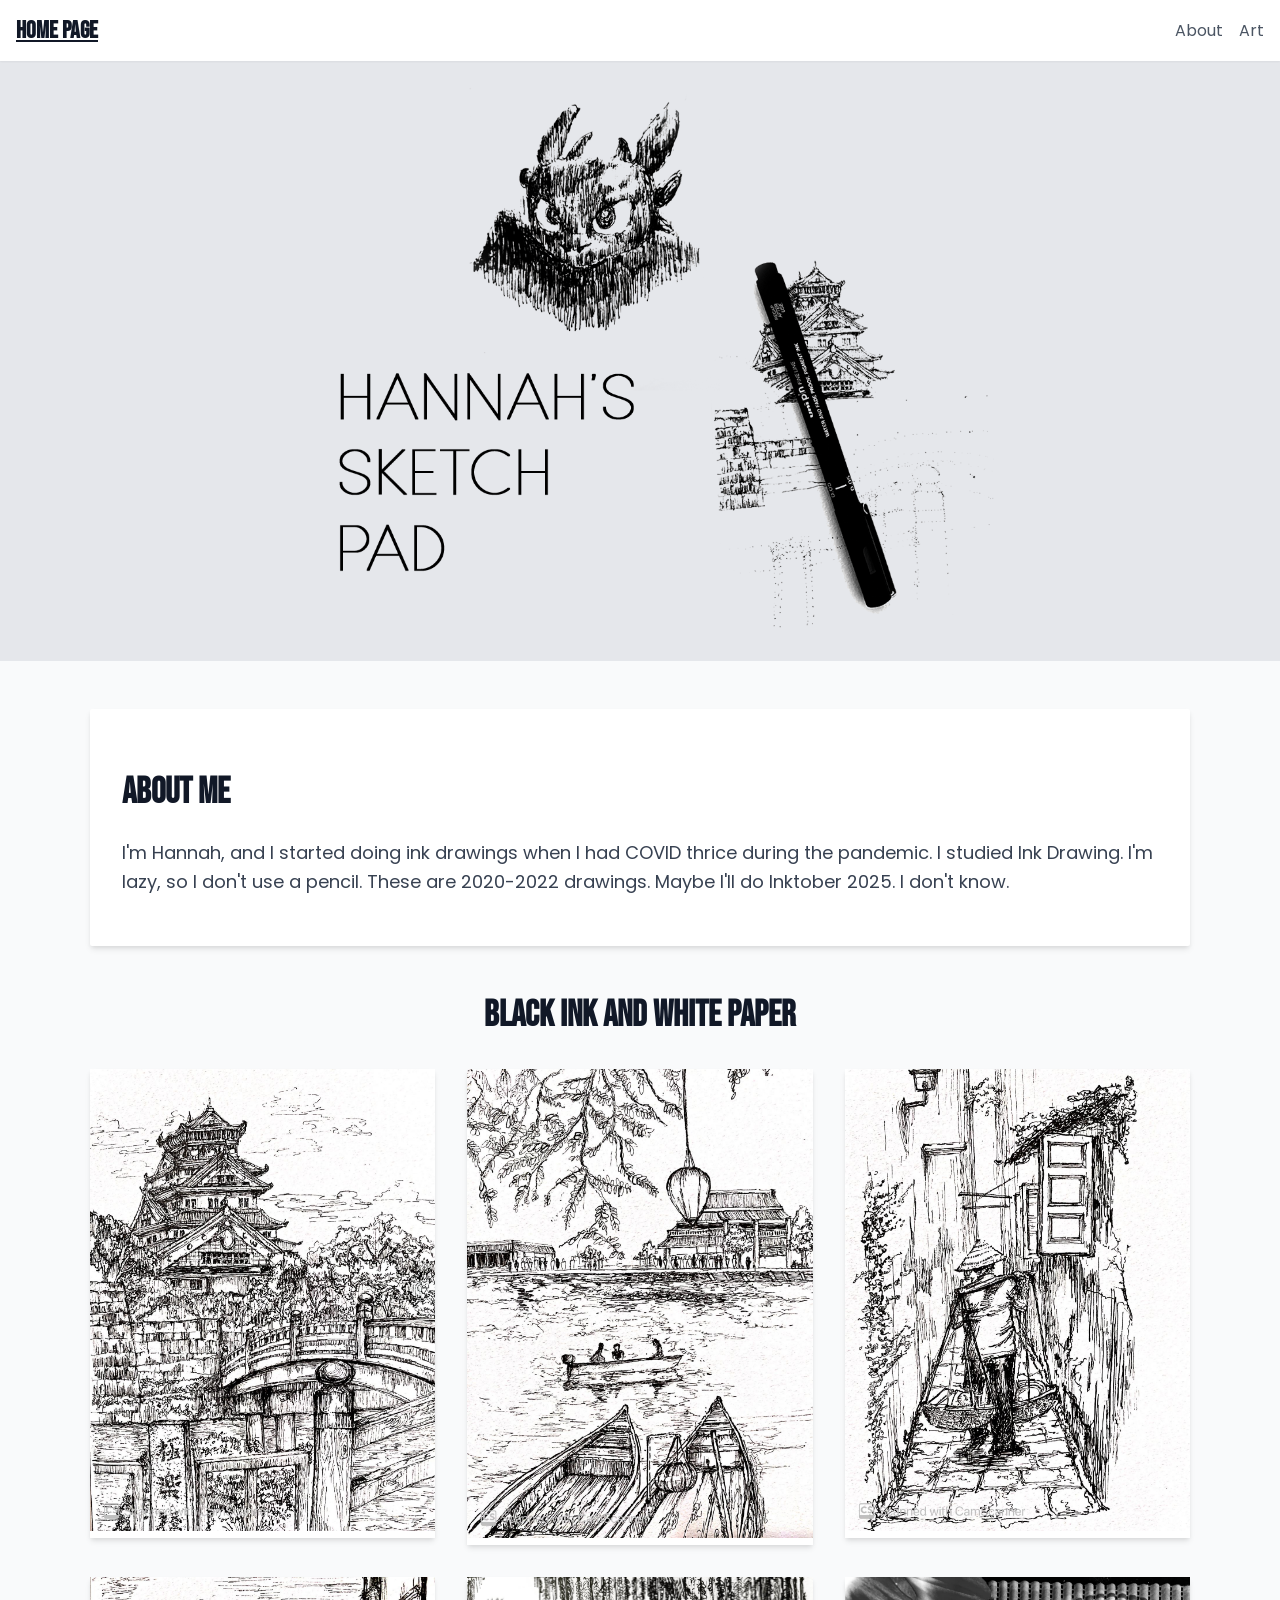
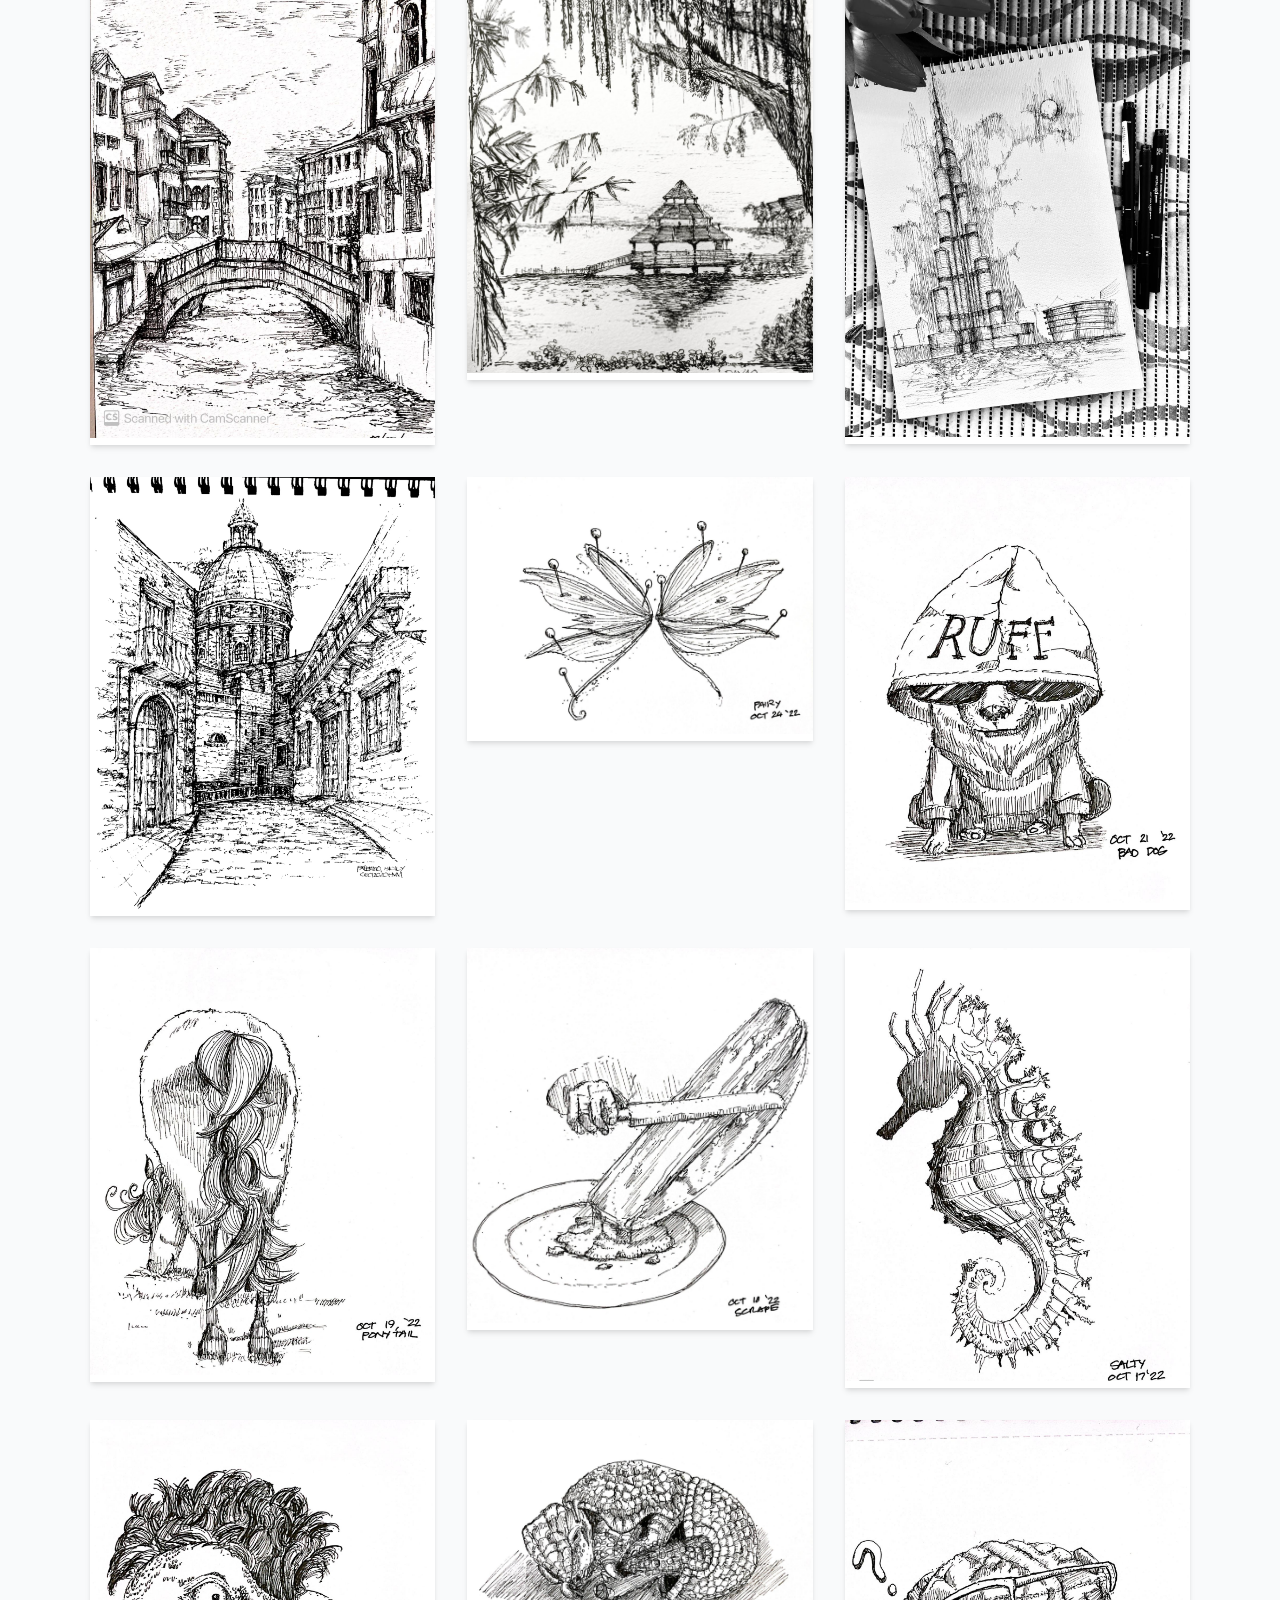
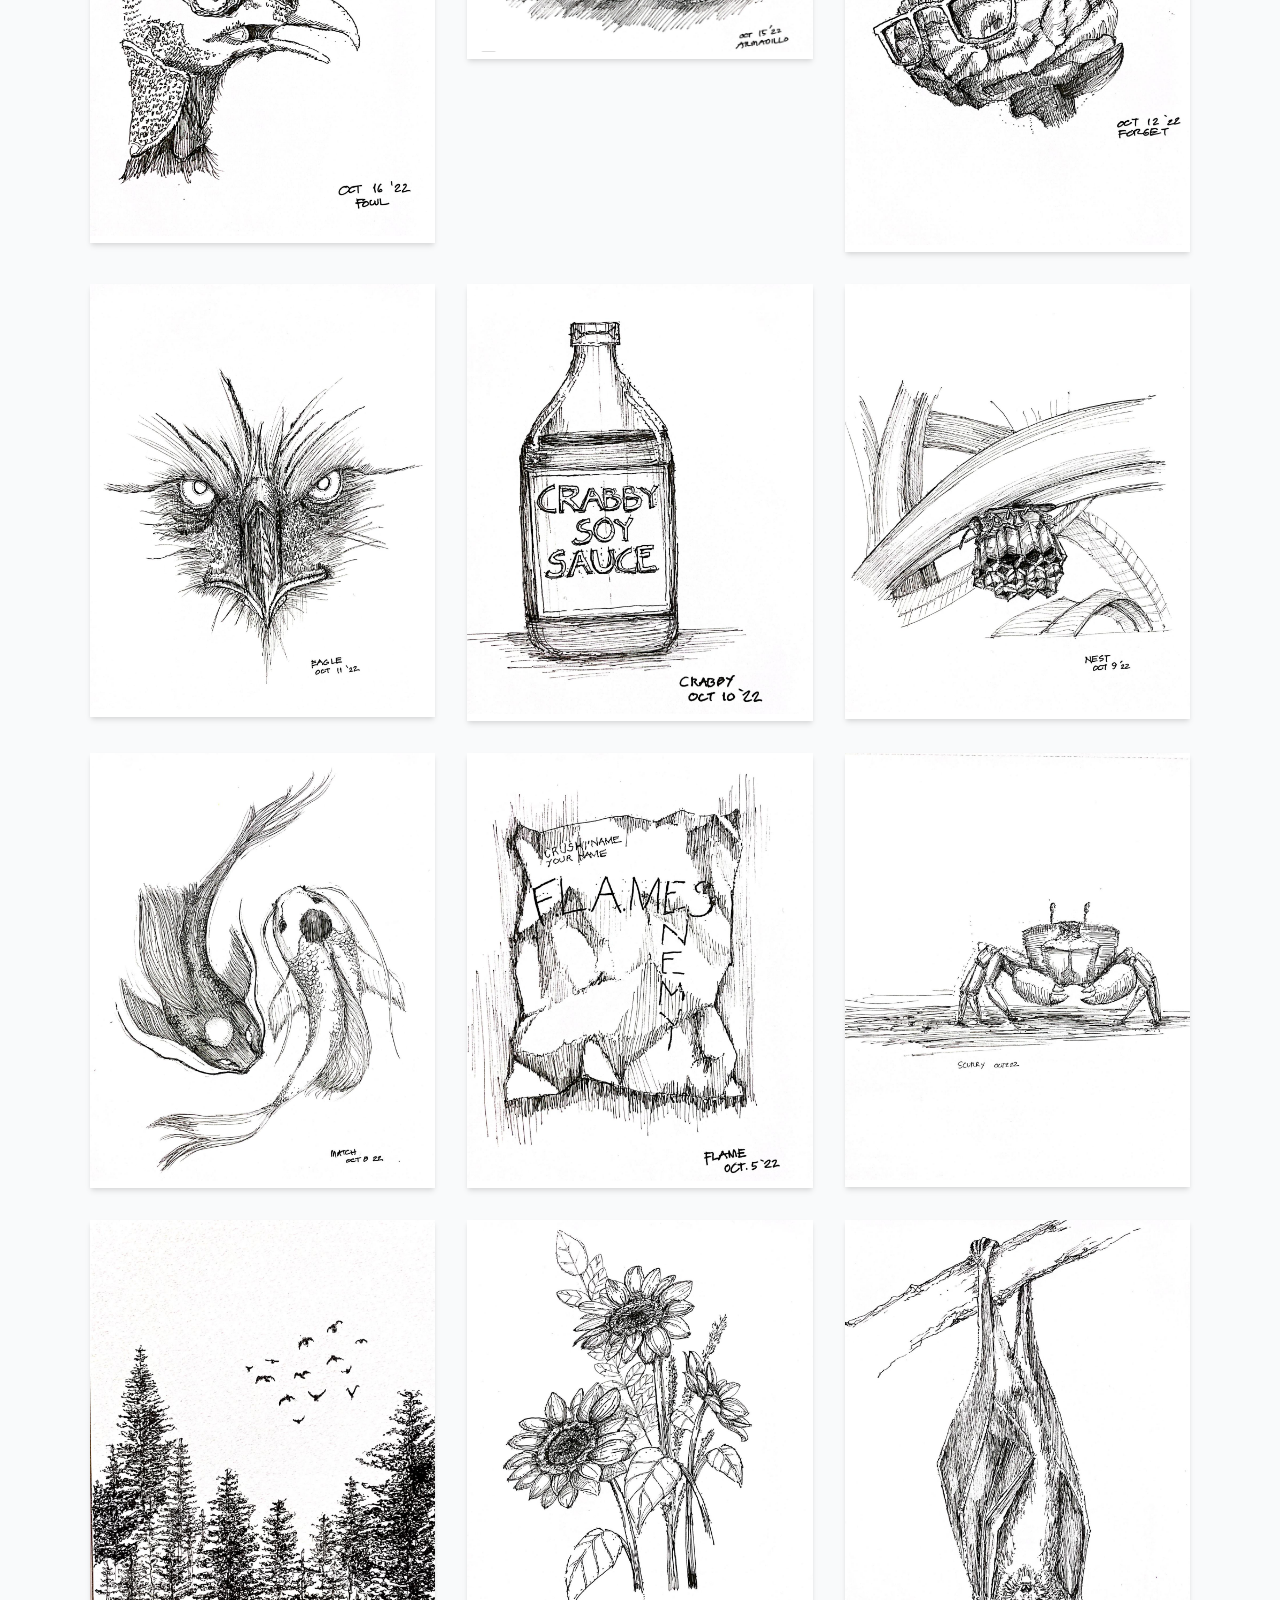
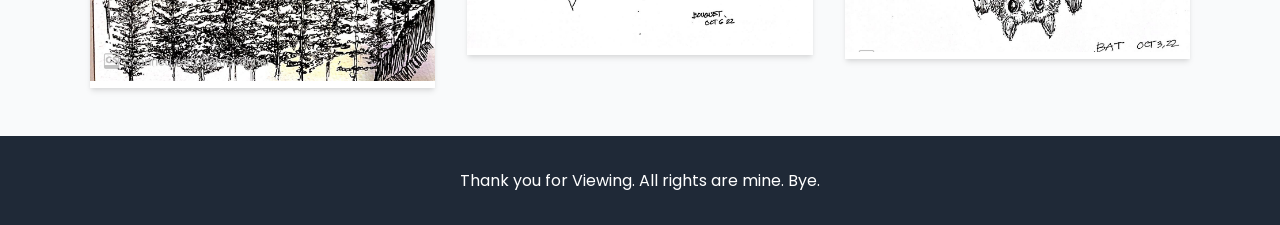
<file: Assignment3/index.html>
<!DOCTYPE html>
<html lang="en">
<head>
    <meta charset="UTF-8">
    <meta name="viewport" content="width=device-width, initial-scale=1.0">
    <title>Hannah's Ink Drawings</title>
    <link rel="preconnect" href="https://fonts.googleapis.com">
    <link rel="preconnect" href="https://fonts.gstatic.com" crossorigin>
    <link href="https://fonts.googleapis.com/css2?family=Bebas+Neue&family=Poppins:wght@400;700&display=swap" rel="stylesheet">
    <style>
        body {
            background-color: #f9fafb;
            color: #1f2937;
            font-family: 'Poppins', sans-serif;
            margin: 0;
        }

        .bebas-font {
            font-family: 'Bebas Neue', sans-serif;
        }

        .poppins-font {
            font-family: 'Poppins', sans-serif;
        }

        .main-header {
            background-color: #ffffff;
            box-shadow: 0 1px 2px 0 rgba(0, 0, 0, 0.05);
            position: sticky;
            top: 0;
            z-index: 50;
        }

        .nav-container {
            max-width: 1280px;
            margin-left: auto;
            margin-right: auto;
            padding-left: 1rem;
            padding-right: 1rem;
            padding-top: 1rem;
            padding-bottom: 1rem;
            display: flex;
            justify-content: space-between;
            align-items: center;
        }

        .site-title {
            font-size: 1.5rem;
            font-weight: bold;
            color: #111827;
        }

        .nav-links {
            display: flex;
            gap: 1rem;
        }
        
        .nav-link {
            color: #4b5563;
            transition-property: color;
            transition-duration: 300ms;
            text-decoration: none;
        }

        .nav-link:hover {
            color: #111827;
        }

        .hero-section {
            position: relative;
            height: 600px;
            display: flex;
            justify-content: center;
            overflow: hidden;
            background-color: #e5e7eb;
        }
        
        .hero-image {
            display: block;
            width: 100%;
            height: 100%;
            object-fit: contain;
        }

        .about-section {
            margin-top: 3rem;
            margin-bottom: 3rem;
        }

        .about-card {
            background-color: #ffffff;
            padding: 2rem;
            border-radius: 0.125rem;
            box-shadow: 0 4px 6px -1px rgba(0, 0, 0, 0.1), 0 2px 4px -1px rgba(0, 0, 0, 0.06);
        }

        .about-title {
            font-size: 2.25rem;
            font-weight: bold;
            color: #111827;
            margin-bottom: 1.5rem;
        }

        .about-text {
            color: #374151;
            line-height: 1.625;
            font-size: 1.125rem;
        }

        .portfolio-section {
            text-align: center;
        }

        .portfolio-title {
            font-size: 2.25rem;
            font-weight: bold;
            color: #111827;
            margin-bottom: 2rem;
        }
        
        .artwork-grid {
            display: grid;
            grid-template-columns: repeat(3, 1fr);
            gap: 2rem;
        }
        
        @media (max-width: 768px) {
            .artwork-grid {
                grid-template-columns: 1fr;
            }
        }

        .artwork-item {
            background-color: #ffffff;
            box-shadow: 0 4px 6px -1px rgba(0, 0, 0, 0.1), 0 2px 4px -1px rgba(0, 0, 0, 0.06);
            overflow: hidden;
            transform: scale(1);
            transition: transform 300ms ease-in-out;
            cursor: pointer;
        }
        .artwork-item:hover {
            transform: scale(1.05);
        }
        
        .artwork-image {
            width: 100%;
            height: auto;
            object-fit: contain; 
        }

        .main-footer {
            background-color: #1f2937;
            color: #ffffff;
            text-align: center;
            padding: 1rem;
            margin-top: 3rem;
        }

        .modal {
            visibility: hidden;
            opacity: 0;
            position: fixed;
            z-index: 1000;
            top: 0;
            left: 0;
            width: 100%;
            height: 100%;
            background-color: rgba(0,0,0,0.9);
            display: flex;
            flex-direction: column;
            justify-content: center;
            align-items: center;
            transition: opacity 0.3s ease-in-out, visibility 0.3s ease-in-out;
            text-decoration: none;
        }
        .modal:target {
            visibility: visible;
            opacity: 1;
        }

        .modal-container {
            display: flex;
            flex-direction: column;
            align-items: center;
            position: relative;
            padding: 2rem; 
        }

        .modal-content {
            display: block;
            max-width: 90%;
            max-height: 80vh;
            object-fit: contain;
        }
        .modal-caption {
            margin-top: 1rem;
            color: #fff;
            text-align: center;
            font-size: 1rem;
            max-width: 80%;
        }
        .close-button {
            position: absolute;
            top: 1rem;
            right: 2rem;
            color: #fff;
            font-size: 3rem;
            font-weight: bold;
            transition: color 0.3s;
            text-decoration: none;
        }
        .close-button:hover {
            color: #bbb;
        }

        .close-bg {
            position: absolute;
            top: 0;
            left: 0;
            width: 100%;
            height: 100%;
            z-index: -1;
        }

        .container {
            max-width: 1100px;
            margin: 0 auto;
            padding: 0 20px;
        }
    </style>
</head>
<body>
    <header class="main-header">
        <nav class="nav-container">
            <a href="#" class="site-title bebas-font">Home Page</a>
            <div class="nav-links">
                <a href="#about" class="nav-link poppins-font">About</a>
            
                <a href="#portfolio" class="nav-link poppins-font">Art</a>
            </div>
        </nav>
    </header>
    <main>
        <section class="hero-section">
            <img src="hannahshero.png" alt="Ink drawing by Hannah" class="hero-image">
        </section>
        <div class="container">
            <section id="about" class="about-section">
                <div class="about-card">
                    <h2 class="about-title bebas-font">About Me</h2>
                    <p class="about-text poppins-font">
                        I'm Hannah, and I started doing ink drawings when I had COVID thrice during the pandemic. I studied Ink Drawing. I'm lazy, so I don't use a pencil. These are 2020-2022 drawings. Maybe I'll do Inktober 2025. I don't know.
                    </p>
                </div>
            </section>
            <section id="portfolio" class="portfolio-section">
                <h2 class="portfolio-title bebas-font">Black Ink and White Paper</h2>
                <div class="artwork-grid">
                    <a href="#modal-15">
                        <div class="artwork-item">
                            <img src="15.jpeg" alt="Japanese castle ink drawing" class="artwork-image">
                        </div>
                    </a>
                    <a href="#modal-16" id="image16">
                        <div class="artwork-item">
                            <img src="16.jpeg" alt="Hoi An river ink drawing" class="artwork-image">
                        </div>
                    </a>
                    <a href="#modal-17" id="image17">
                        <div class="artwork-item">
                            <img src="17.jpeg" alt="Alleyway vendor ink drawing" class="artwork-image">
                        </div>
                    </a>
                    <a href="#modal-19" id="image19">
                        <div class="artwork-item">
                            <img src="19.jpeg" alt="Venice canal ink drawing" class="artwork-image">
                        </div>
                    </a>
                    <a href="#modal-21" id="image21">
                        <div class="artwork-item">
                            <img src="21.jpeg" alt="Davao gazebo ink drawing" class="artwork-image">
                        </div>
                    </a>
                    <a href="#modal-22" id="image22">
                        <div class="artwork-item">
                            <img src="22.jpeg" alt="Burj Khalifa inspired ink drawing" class="artwork-image">
                        </div>
                    </a>
                    <a href="#modal-23" id="image23">
                        <div class="artwork-item">
                            <img src="23.JPG" alt="Palermo Sicily ink drawing" class="artwork-image">
                        </div>
                    </a>
                    <a href="#modal-1" id="image1">
                        <div class="artwork-item">
                            <img src="1.jpeg" alt="Fairy ink drawing" class="artwork-image">
                        </div>
                    </a>
                    <a href="#modal-2" id="image2">
                        <div class="artwork-item">
                            <img src="2.jpeg" alt="Ruff ink drawing" class="artwork-image">
                        </div>
                    </a>
                    <a href="#modal-3" id="image3">
                        <div class="artwork-item">
                            <img src="3.jpeg" alt="Pony Tail ink drawing" class="artwork-image">
                        </div>
                    </a>
                    <a href="#modal-4" id="image4">
                        <div class="artwork-item">
                            <img src="4.jpeg" alt="Scrape ink drawing" class="artwork-image">
                        </div>
                    </a>
                    <a href="#modal-5" id="image5">
                        <div class="artwork-item">
                            <img src="5.jpeg" alt="Salty ink drawing" class="artwork-image">
                        </div>
                    </a>
                    <a href="#modal-6" id="image6">
                        <div class="artwork-item">
                            <img src="6.jpeg" alt="Fowl ink drawing" class="artwork-image">
                        </div>
                    </a>
                    <a href="#modal-7 id="image7"">
                        <div class="artwork-item">
                            <img src="7.jpeg" alt="Armadillo ink drawing" class="artwork-image">
                        </div>
                    </a>
                    <a href="#modal-8" id="image8">
                        <div class="artwork-item">
                            <img src="8.jpeg" alt="Forget ink drawing" class="artwork-image">
                        </div>
                    </a>
                    <a href="#modal-9" id="image9">
                        <div class="artwork-item">
                            <img src="9.jpeg" alt="Eagle ink drawing" class="artwork-image">
                        </div>
                    </a>
                    <a href="#modal-10" id="image10">
                        <div class="artwork-item">
                            <img src="10.jpeg" alt="Crabby ink drawing" class="artwork-image">
                        </div>
                    </a>
                    <a href="#modal-11" id="image11">
                        <div class="artwork-item">
                            <img src="11.jpeg" alt="Nest ink drawing" class="artwork-image">
                        </div>
                    </a>
                    <a href="#modal-12" id="image12">
                        <div class="artwork-item">
                            <img src="12.jpeg" alt="Match ink drawing" class="artwork-image">
                        </div>
                    </a>
                    <a href="#modal-13" id="image13">
                        <div class="artwork-item">
                            <img src="13.jpeg" alt="Flame ink drawing" class="artwork-image">
                        </div>
                    </a>
                    <a href="#modal-14" id="image14">
                        <div class="artwork-item">
                            <img src="14.jpeg" alt="Scurry ink drawing" class="artwork-image">
                        </div>
                    </a>
                    <a href="#modal-18" id="image18">
                        <div class="artwork-item">
                            <img src="18.jpeg" alt="Forest flight ink drawing" class="artwork-image">
                        </div>
                    </a>
                    <a href="#modal-20" id="image20">
                        <div class="artwork-item">
                            <img src="20.jpeg" alt="Bouquet ink drawing" class="artwork-image">
                        </div>
                    </a>
                    <a href="#modal-24" id="image24">
                        <div class="artwork-item">
                            <img src="24.jpeg" alt="Bat ink drawing" class="artwork-image">
                        </div>
                    </a>
                </div>
            </section>
        </div>
    </main>
    <div id="modal-15" class="modal">
        <a href="#image15" class="close-bg"></a>
        <div class="modal-container">
            <a href="#image15" class="close-button">&times;</a>
            <img src="15.jpeg" alt="Osaka Castle ink drawing" class="modal-content">
            <div class="modal-caption poppins-font">An architectural drawing of a traditional Japanese castle with a bridge.</div>
        </div>
    </div>
    <div id="modal-16" class="modal">
        <a href="#image16" class="close-bg"></a>
        <div class="modal-container">
            <a href="#image16" class="close-button">&times;</a>
            <img src="16.jpeg" alt="Hoi An river ink drawing" class="modal-content">
            <div class="modal-caption poppins-font">An architectural landscape drawing of buildings along a river in Hoi An, Vietnam.</div>
        </div>
    </div>
    <div id="modal-17" class="modal">
        <a href="#image17" class="close-bg"></a>
        <div class="modal-container">
            <a href="#image17" class="close-button">&times;</a>
            <img src="17.jpeg" alt="Alleyway vendor ink drawing" class="modal-content">
            <div class="modal-caption poppins-font">An architectural drawing of a person carrying baskets in a narrow alley.</div>
        </div>
    </div>
    <div id="modal-19" class="modal">
        <a href="#image19" class="close-bg"></a>
        <div class="modal-container">
            <a href="#image19" class="close-button">&times;</a>
            <img src="19.jpeg" alt="Venice canal ink drawing" class="modal-content">
            <div class="modal-caption poppins-font">An architectural drawing of a bridge over a canal in what looks like Venice.</div>
        </div>
    </div>
    <div id="modal-21" class="modal">
        <a href="#image21" class="close-bg"></a>
        <div class="modal-container">
            <a href="#image21" class="close-button">&times;</a>
            <img src="21.jpeg" alt="Davao gazebo ink drawing" class="modal-content">
            <div class="modal-caption poppins-font">An architectural drawing of a gazebo on the water in Davao.</div>
        </div>
    </div>
    <div id="modal-22" class="modal">
        <a href="#image22" class="close-bg"></a>
        <div class="modal-container">
            <a href="#image22" class="close-button">&times;</a>
            <img src="22.jpeg" alt="Burj Khalifa inspired ink drawing" class="modal-content">
            <div class="modal-caption poppins-font">An architectural drawing of a towering skyscraper, inspired by the Burj Khalifa.</div>
        </div>
    </div>
    <div id="modal-23" class="modal">
        <a href="#portfolio" class="close-bg"></a>
        <div class="modal-container">
            <a href="#portfolio" class="close-button">&times;</a>
            <img src="23.JPG" alt="Palermo Sicily ink drawing" class="modal-content">
            <div class="modal-caption poppins-font">An architectural drawing of a large domed building and cobblestone streets in Palermo, Sicily.</div>
        </div>
    </div>
    <div id="modal-1" class="modal">
        <a href="#image1" class="close-bg"></a>
        <div class="modal-container">
            <a href="#image1" class="close-button">&times;</a>
            <img src="1.jpeg" alt="Fairy ink drawing" class="modal-content">
            <div class="modal-caption poppins-font">A detailed ink drawing of fairy wings, pinned like a specimen.</div>
        </div>
    </div>
    <div id="modal-2" class="modal">
        <a href="#image2" class="close-bg"></a>
        <div class="modal-container">
            <a href="#image2" class="close-button">&times;</a>
            <img src="2.jpeg" alt="Ruff ink drawing" class="modal-content">
            <div class="modal-caption poppins-font">A cool dog wearing sunglasses and a hoodie.</div>
        </div>
    </div>
    <div id="modal-3" class="modal">
        <a href="#image3" class="close-bg"></a>
        <div class="modal-container">
            <a href="#image3" class="close-button">&times;</a>
            <img src="3.jpeg" alt="Pony Tail ink drawing" class="modal-content">
            <div class="modal-caption poppins-font">A drawing of a pony from behind, showing its intricate tail.</div>
        </div>
    </div>
    <div id="modal-4" class="modal">
        <a href="#image4" class="close-bg"></a>
        <div class="modal-container">
            <a href="#image4" class="close-button">&times;</a>
            <img src="4.jpeg" alt="Scrape ink drawing" class="modal-content">
            <div class="modal-caption poppins-font">A hand scraping a large plant or vegetable on a plate.</div>
        </div>
    </div>
    <div id="modal-5" class="modal">
        <a href="#image5" class="close-bg"></a>
        <div class="modal-container">
            <a href="#image5" class="close-button">&times;</a>
            <img src="5.jpeg" alt="Salty ink drawing" class="modal-content">
            <div class="modal-caption poppins-font">An detailed drawing of a seahorse.</div>
        </div>
    </div>
    <div id="modal-6" class="modal">
        <a href="#image6" class="close-bg"></a>
        <div class="modal-container">
            <a href="#image6" class="close-button">&times;</a>
            <img src="6.jpeg" alt="Fowl ink drawing" class="modal-content">
            <div class="modal-caption poppins-font">Aggrevated Fowl.</div>
        </div>
    </div>
    <div id="modal-7" class="modal">
        <a href="#image7" class="close-bg"></a>
        <div class="modal-container">
            <a href="#image7" class="close-button">&times;</a>
            <img src="7.jpeg" alt="Armadillo ink drawing" class="modal-content">
            <div class="modal-caption poppins-font">A drawing of a curled-up armadillo.</div>
        </div>
    </div>
    <div id="modal-8" class="modal">
        <a href="#image8" class="close-bg"></a>
        <div class="modal-container">
            <a href="#image8" class="close-button">&times;</a>
            <img src="8.jpeg" alt="Forget ink drawing" class="modal-content">
            <div class="modal-caption poppins-font">A whimsical drawing of a brain with glasses and a question mark.</div>
        </div>
    </div>
    <div id="modal-9" class="modal">
        <a href="image9" class="close-bg"></a>
        <div class="modal-container">
            <a href="#portfolio" class="close-button">&times;</a>
            <img src="9.jpeg" alt="Eagle ink drawing" class="modal-content">
            <div class="modal-caption poppins-font">An intense close-up of an eagle's face.</div>
        </div>
    </div>
    <div id="modal-10" class="modal">
        <a href="image10" class="close-bg"></a>
        <div class="modal-container">
            <a href="#portfolio" class="close-button">&times;</a>
            <img src="10.jpeg" alt="Crabby ink drawing" class="modal-content">
            <div class="modal-caption poppins-font">"Crabby Soy Sauce" or.. Tinotoyo.</div>
        </div>
    </div>
    <div id="modal-11" class="modal">
        <a href="image11" class="close-bg"></a>
        <div class="modal-container">
            <a href="#portfolio" class="close-button">&times;</a>
            <img src="11.jpeg" alt="Nest ink drawing" class="modal-content">
            <div class="modal-caption poppins-font">Wasps Nest. Try saying "Wasps 7x" </div>
        </div>
    </div>
    <div id="modal-12" class="modal">
        <a href="image12" class="close-bg"></a>
        <div class="modal-container">
            <a href="#portfolio" class="close-button">&times;</a>
            <img src="12.jpeg" alt="Match ink drawing" class="modal-content">
            <div class="modal-caption poppins-font">A balance of fishes. Blob Blob Blob.</div>
        </div>
    </div>
    <div id="modal-13" class="modal">
        <a href="image13" class="close-bg"></a>
        <div class="modal-container">
            <a href="#portfolio" class="close-button">&times;</a>
            <img src="13.jpeg" alt="Flame ink drawing" class="modal-content">
            <div class="modal-caption poppins-font">Trying to draw wrinkled paper.</div>
        </div>
    </div>
    <div id="modal-14" class="modal">
        <a href="#portfolio" class="close-bg"></a>
        <div class="modal-container">
            <a href="#portfolio" class="close-button">&times;</a>
            <img src="14.jpeg" alt="Scurry ink drawing" class="modal-content">
            <div class="modal-caption poppins-font">A detailed drawing of a crab on a beach.</div>
        </div>
    </div>
    <div id="modal-18" class="modal">
        <a href="#portfolio" class="close-bg"></a>
        <div class="modal-container">
            <a href="#portfolio" class="close-button">&times;</a>
            <img src="18.jpeg" alt="Forest flight ink drawing" class="modal-content">
            <div class="modal-caption poppins-font">A drawing of a forest with birds in flight.</div>
        </div>
    </div>
    <div id="modal-20" class="modal">
        <a href="#portfolio" class="close-bg"></a>
        <div class="modal-container">
            <a href="#portfolio" class="close-button">&times;</a>
            <img src="20.jpeg" alt="Bouquet ink drawing" class="modal-content">
            <div class="modal-caption poppins-font">A drawing of a bouquet of sunflowers.</div>
        </div>
    </div>
    <div id="modal-24" class="modal">
        <a href="#portfolio" class="close-bg"></a>
        <div class="modal-container">
            <a href="#portfolio" class="close-button">&times;</a>
            <img src="24.jpeg" alt="Bat ink drawing" class="modal-content">
            <div class="modal-caption poppins-font">"Upside Down Bat. It's Awake.</div>
        </div>
    </div>
    <footer class="main-footer poppins-font">
        <p>Thank you for Viewing. All rights are mine. Bye.</p>
    </footer>
</body>
</html>
</file>
<file: Assignment1 - mosquito/css/styles.css>
*/

* {
    margin: 0;
    padding: 0;
    box-sizing: border-box;
}

body {
    font-family: 'Bebeas Neue', sans-serif;
    line-height: 1.6;
    background-color: #f9f9f9;
    color: #333;
}

header {
    background-color: #1C1C1C;
    color: white;
}

nav {
    display: flex;
    justify-content: space-between;
    align-items: center;
    max-width: 1000x;
    margin: 0 auto;
    padding: 15px 20px;
}

nav h1 {
    font-size: 1.8rem;
    color: #FFFFFF;
}

nav ul {
    list-style: none;
    display: flex;
    gap: 20px;
}

nav a {
    color: #CCCCCC;
    text-decoration: none;
    font-weight: bold;
    transition: color 0.3s ease;
}

nav a:hover {
    color: #8A2BE2;
}


.hero {
    height: 100vh;
    min-height: 400px;
    background-image: url(../Images/HeroMosq.png);
    background-size: contain;
    background-position: center;
    background-repeat: no-repeat;
    display: flex;
    flex-direction: column;
    justify-content: center;
    align-items: center;
    text-align: center;
    padding: 20px;
    color: white;
}

.hero h2 {
    font-size: 2.8rem;
    margin-bottom: 10px;
    color: #ffffff;
    text-shadow: 1px 1px 3px #1C1C1C;
}

.hero p {
    font-size: 1.2rem;
    margin-bottom: 20px;
    text-shadow: 1px 1px 2px #1C1C1C;
}

.cta-button {
    background-color: #8A2BE2;
    color: white;
    padding: 14px 30px;
    margin-top: 20px;
    border-radius: 5px;
    text-decoration: none;
    font-weight: bold;
    display: inline-block;
    transition: background 0.3s ease, transform 0.2s;
    text-transform: uppercase;
}

.cta-button:hover {
    background-color: #6A1BAA;
    transform: translateY(-2px);
}


section {
    padding: 60px 20px;
    max-width: 1200px;
    margin: 0 auto;
    text-align: center;
}

section h2 {
    font-size: 2.2rem;
    color: #1C1C1C;
    margin-bottom: 30px;
}

#showcase {
    background-color: #FFFFFF;
    padding: 20px 20px;
}

.product-images-grid {
    display: flex;
    justify-content: center;
    gap: 20px;
    flex-wrap: wrap;
    margin-top: 30px;
}

.product-image-container {
    position: relative;
    width: 100%;
    max-width: 550px;
    overflow: hidden;
    border-radius: 10px;
    box-shadow: 0 5px 15px rgba(0, 0, 0, 0.2);
}

.product-image {
    width: 100%;
    height: auto;
    display: block;
    transition: transform 0.4s ease;
}

}

.image-text {
    position: absolute;
    bottom: 15px;
    left: 15px;
    color: white;
    padding: 8px 15px;
    border-radius: 5px;
    font-size: 1rem;
    font-weight: 500;
    margin: 0;
    text-align: left;
}

.features-grid {
    display: flex;
    justify-content: center;
    gap: 40px;
    margin-top: 30px;
    flex-wrap: wrap;
}

.feature {
    background-color: white;
    padding: 30px;
    border-radius: 4px;
    box-shadow: 0 4px 10px rgba(0, 0, 0, 0.1);
    max-width: 450px;
    border-top: 5px solid #8A2BE2;
}

.feature h3 {
    color: #1C1C1C;
    margin-bottom: 10px;
}


.specs-container {
    max-width: 800px;
    margin: 30px auto 0;
}

#how-it-works table {
    width: 100%;
    border-collapse: collapse;
    margin-top: 20px;
    text-align: left;
    background-color: white;
    box-shadow: 0 4px 8px rgba(0, 0, 0, 0.1);
    border-radius: 8px;
    overflow: hidden;
}

#how-it-works th {
    background-color: #8A2BE2;
    color: white;
    padding: 15px;
    font-weight: bold;
    text-transform: uppercase;
    letter-spacing: 1px;
}

#how-it-works td {
    padding: 15px;
    border-bottom: 1px solid #ddd;
    font-size: 1rem;
}

#how-it-works tbody tr:nth-child(even) {
    background-color: #f4f4f4;
}

#how-it-works tbody tr:hover {
    background-color: #e8e8e8;
    transition: background-color 0.3s ease;
}


.dark-section {
    background-color: #333;
    color: white;
}

.dark-section h2 {
    color: #8A2BE2;
}

footer {
    background-color: #1C1C1C;
    color: #CCCCCC;
    text-align: center;
    padding: 10px 20px;
}

@media (max-width: 768px) {
    .hero {
        height: 50vh;
    }

    .hero h2 {
        font-size: 2rem;
    }

    nav {
        flex-directio
</file>
